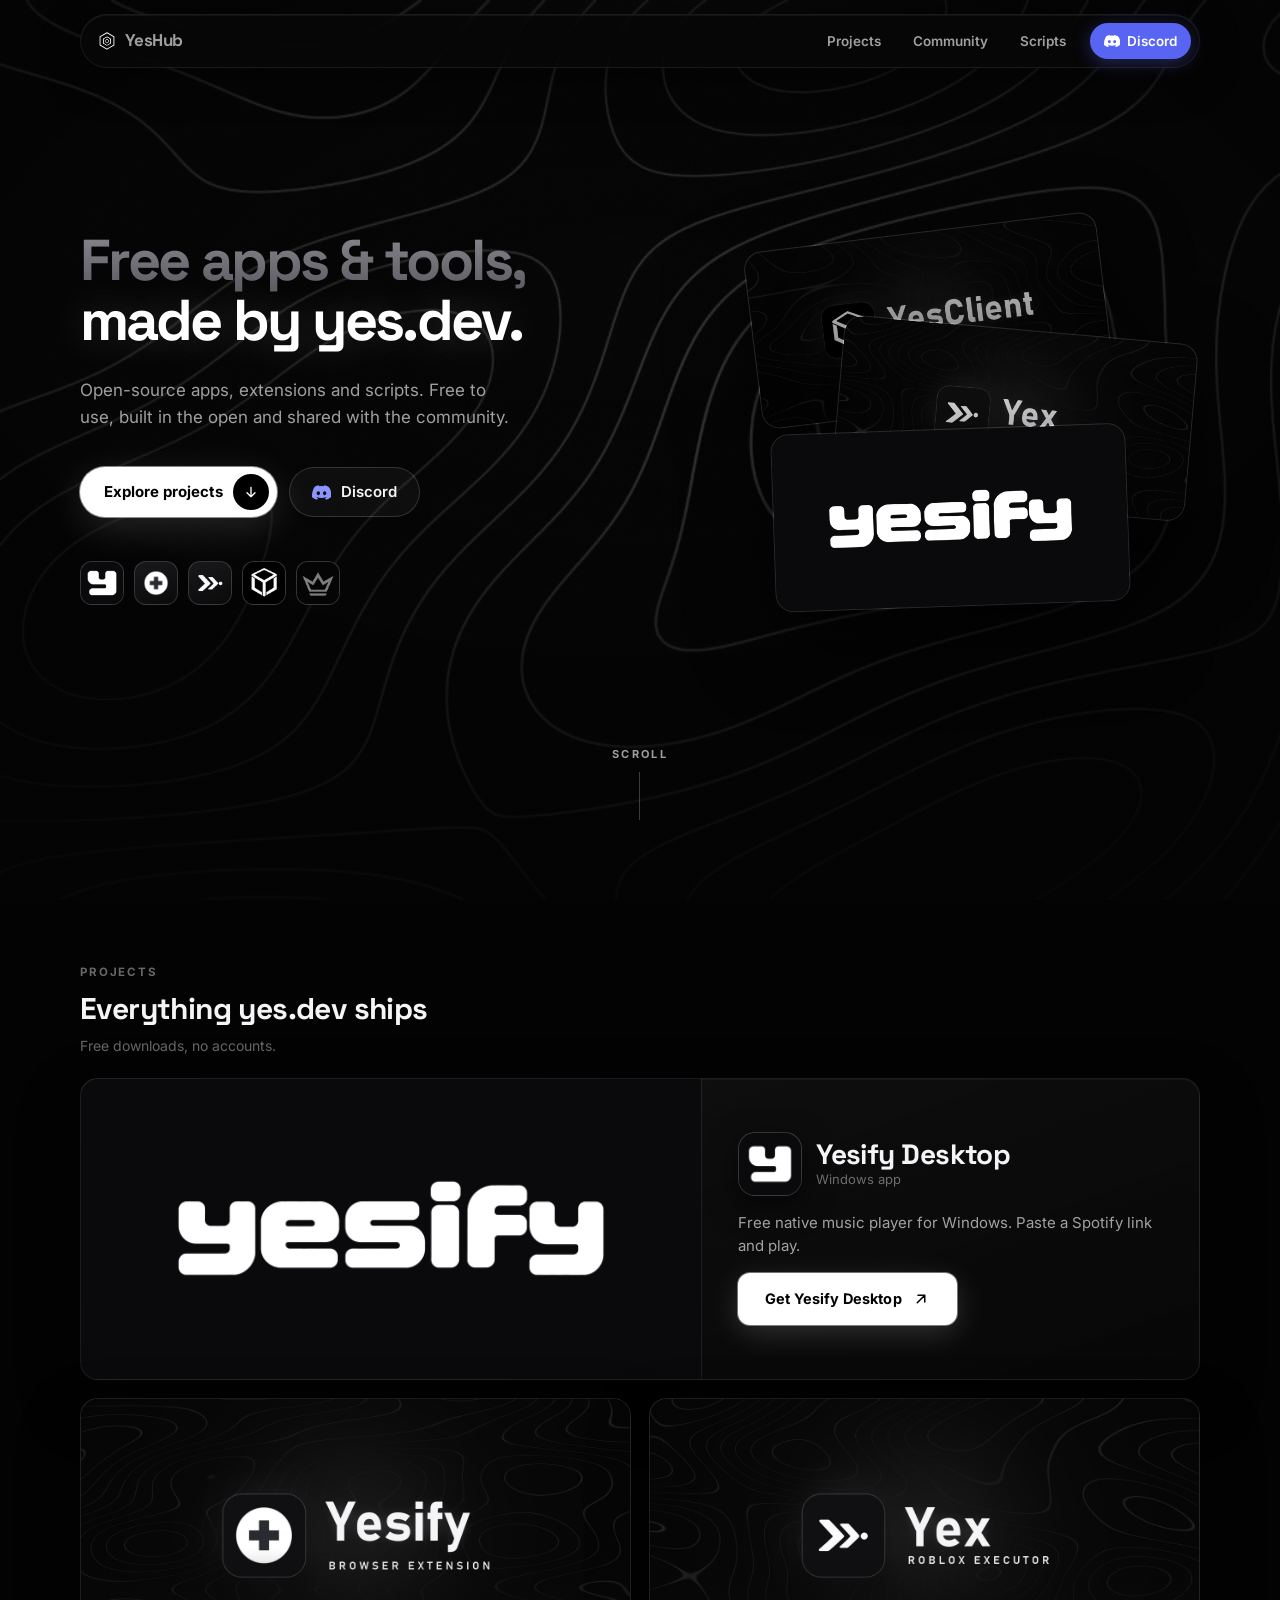
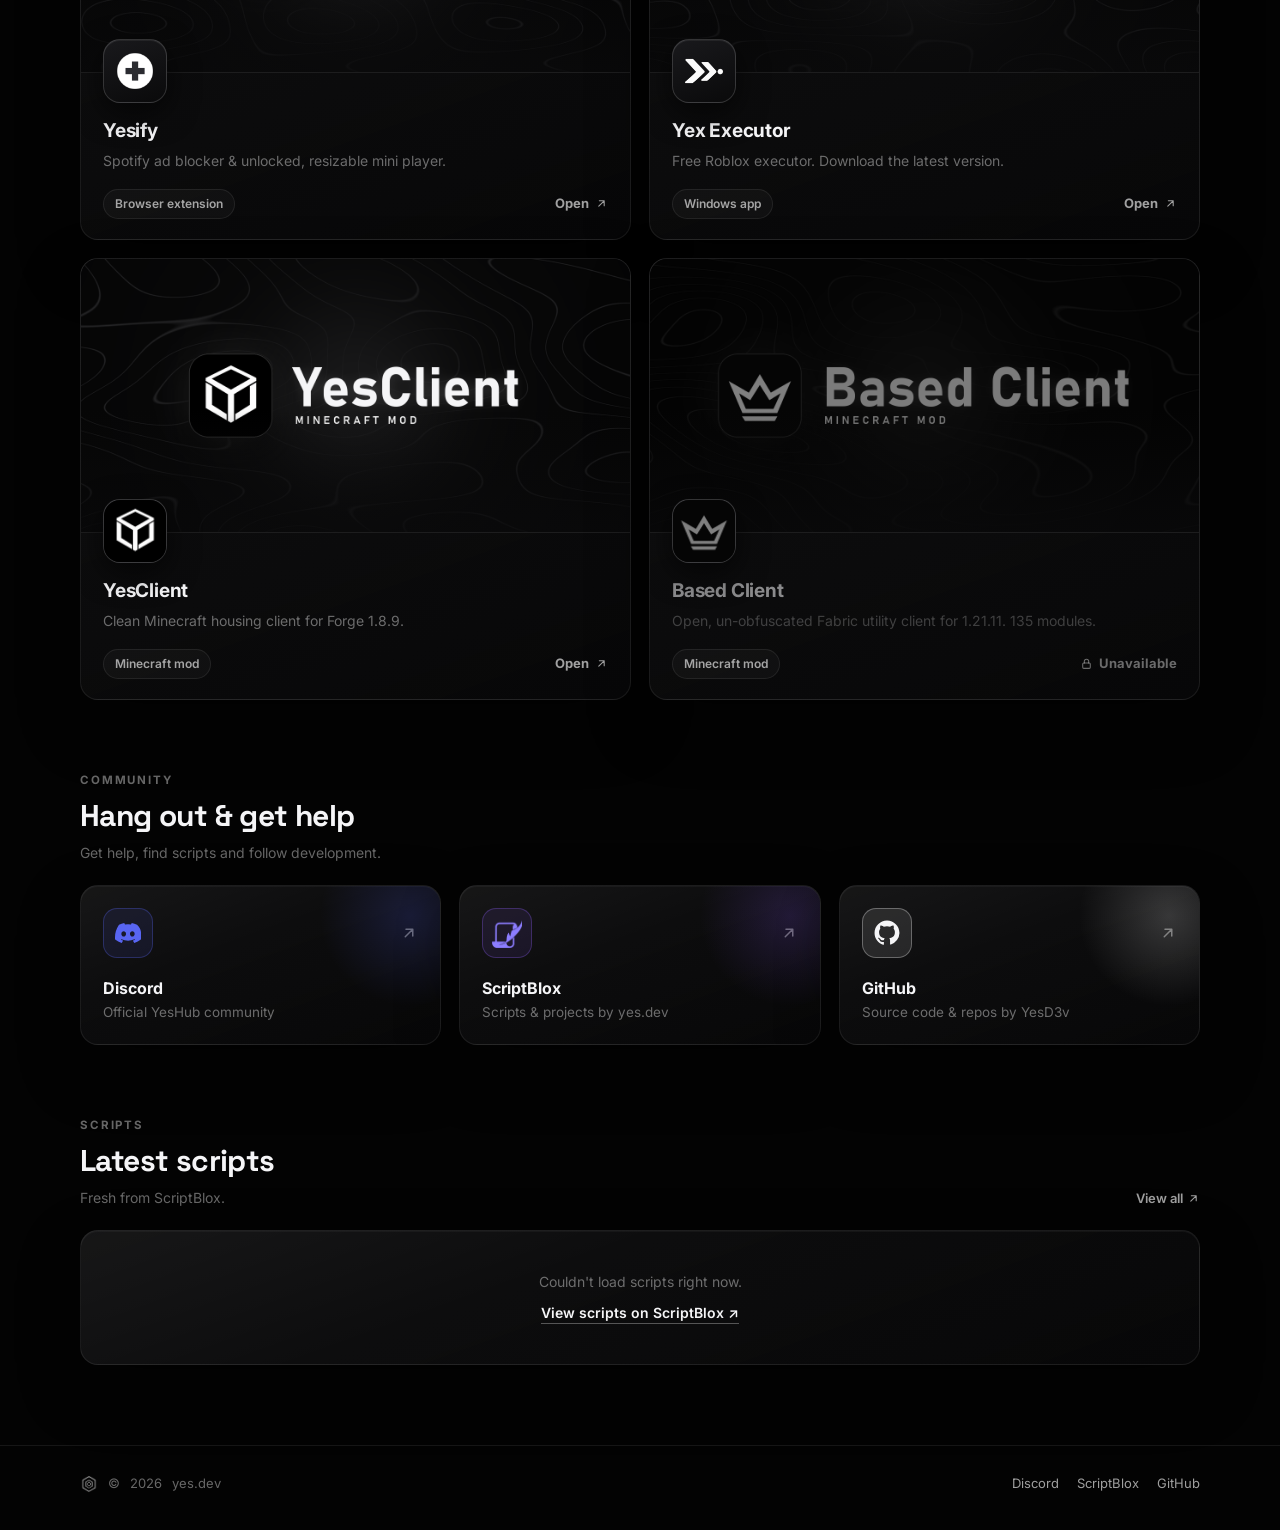
<file: index.html>
<!DOCTYPE html>
<html lang="en">
<head>
    <meta charset="UTF-8">
    <meta name="viewport" content="width=device-width, initial-scale=1.0">
    <meta name="theme-color" content="#030303">

    <title>YesHub</title>

    <link rel="icon" type="image/png" href="/assets/YesHub.png">
    <link rel="shortcut icon" type="image/png" href="/assets/YesHub.png">

    <!-- Discord / OG embed -->
    <meta property="og:type"         content="website">
    <meta property="og:url"          content="https://yesd3v.github.io">
    <meta property="og:title"        content="YesHub">
    <meta property="og:description"  content="Scripts, tools &amp; executors by yes.dev">
    <meta property="og:image"        content="https://yesd3v.github.io/assets/YesHub-Banner.png">
    <meta property="og:image:width"  content="1280">
    <meta property="og:image:height" content="640">

    <!-- Twitter card -->
    <meta name="twitter:card"        content="summary_large_image">
    <meta name="twitter:title"       content="YesHub">
    <meta name="twitter:description" content="Scripts, tools &amp; executors by yes.dev">
    <meta name="twitter:image"       content="https://yesd3v.github.io/assets/YesHub-Banner.png">

    <meta name="description" content="Scripts, tools &amp; executors by yes.dev">

    <link rel="preconnect" href="https://fonts.googleapis.com">
    <link rel="preconnect" href="https://fonts.gstatic.com" crossorigin>
    <link rel="stylesheet" href="https://fonts.googleapis.com/css2?family=Inter:wght@400;500;600;700;800&family=Space+Grotesk:wght@500;700&family=JetBrains+Mono:wght@500&display=swap">
    <link rel="stylesheet" href="/assets/site.css">

    <style>
        /* ── Hero ────────────────────────────────────────────────── */

        .hero {
            min-height: calc(100vh - 90px);
            min-height: calc(100svh - 90px);
            display: grid;
            grid-template-columns: 1.15fr .85fr;
            align-items: center;
            grid-template-rows: 1fr auto;
            gap: 24px 48px;
            padding: 40px 0 72px;
        }

        .hero-copy { user-select: none; }

        .hero h1 {
            font-family: var(--font-display);
            font-size: clamp(2.4rem, 4.5vw, 3.9rem);
            line-height: 1.04;
            font-weight: 700;
            letter-spacing: -.045em;
        }

        .hero h1 .line { display: block; white-space: nowrap; }

        .hero h1 .dim {
            padding-bottom: .06em;
            background:
                linear-gradient(110deg, transparent 38%, rgba(255,255,255,.9) 50%, transparent 62%),
                linear-gradient(180deg, #8d8d93 0%, #4a4a50 120%);
            background-size: 250% 100%, 100% 100%;
            background-repeat: no-repeat;
            background-position: 150% 0, 0 0;
            -webkit-background-clip: text;
            background-clip: text;
            color: transparent;
            animation: shine 7s var(--ease) 1.4s infinite;
        }

        .hero h1 .bright {
            color: #fff;
            text-shadow: 0 0 40px rgba(255,255,255,.18);
        }

        @keyframes shine {
            0%      { background-position: 150% 0, 0 0; }
            35%,
            100%    { background-position: -50% 0, 0 0; }
        }

        .hero-lede {
            margin-top: 26px;
            max-width: 430px;
            font-size: 17px;
            line-height: 1.6;
            color: var(--text-2);
        }

        .hero-actions {
            margin-top: 36px;
            display: flex;
            flex-wrap: wrap;
            align-items: center;
            gap: 12px;
        }

        .cta {
            display: inline-flex;
            align-items: center;
            gap: 10px;
            height: 50px;
            padding: 0 8px 0 24px;
            font-size: 15px;
            font-weight: 700;
            color: #000;
            text-decoration: none;
            background: #fff;
            border-radius: 999px;
            box-shadow: 0 0 0 1px rgba(255,255,255,.5), 0 10px 40px rgba(255,255,255,.14);
            transition: box-shadow .3s ease, transform .3s var(--ease);
        }

        .cta-dot {
            width: 36px;
            height: 36px;
            display: grid;
            place-items: center;
            border-radius: 50%;
            background: #000;
            color: #fff;
            font-size: 16px;
            transition: transform .3s var(--ease);
        }

        .cta:hover {
            transform: translateY(-2px);
            box-shadow: 0 0 0 1px rgba(255,255,255,.6), 0 14px 50px rgba(255,255,255,.24);
        }

        .cta:hover .cta-dot { transform: translateY(2px); }

        .cta-ghost {
            display: inline-flex;
            align-items: center;
            gap: 10px;
            height: 50px;
            padding: 0 22px;
            font-size: 15px;
            font-weight: 600;
            color: var(--text);
            text-decoration: none;
            border-radius: 999px;
            background: rgba(255,255,255,.04);
            border: 1px solid var(--border-strong);
            backdrop-filter: blur(10px);
            -webkit-backdrop-filter: blur(10px);
            transition: background .25s ease, border-color .25s ease, transform .3s var(--ease);
        }

        .cta-ghost .icon {
            font-size: 19px;
            color: #8b95ff;
        }

        .cta-ghost:hover {
            transform: translateY(-2px);
            background: rgba(88,101,242,.12);
            border-color: rgba(88,101,242,.55);
        }

        /* App icon dock */

        .dock {
            margin-top: 44px;
            display: flex;
            align-items: center;
            gap: 10px;
        }

        .dock-label {
            margin-right: 6px;
            font-size: 12px;
            font-weight: 600;
            color: var(--text-3);
        }

        .dock-item {
            position: relative;
            width: 44px;
            height: 44px;
            display: grid;
            place-items: center;
            border-radius: 12px;
            background: linear-gradient(160deg, #19191c, #0a0a0b);
            border: 1px solid var(--border-strong);
            transition: transform .3s var(--ease), border-color .3s ease, box-shadow .3s ease;
        }

        .dock-item img {
            width: 100%;
            height: 100%;
            object-fit: cover;
            border-radius: 11px;
        }

        .dock-item.inset img {
            width: 62%;
            height: 62%;
            object-fit: contain;
        }

        .dock-item:hover {
            transform: translateY(-4px);
            border-color: rgba(255,255,255,.4);
            box-shadow: 0 0 20px rgba(255,255,255,.12), 0 12px 26px rgba(0,0,0,.5);
        }

        .dock-item[data-tip]::after {
            content: attr(data-tip);
            position: absolute;
            left: 50%;
            bottom: calc(100% + 10px);
            translate: -50% 4px;
            padding: 4px 10px;
            font-size: 11.5px;
            font-weight: 600;
            white-space: nowrap;
            color: var(--text);
            background: #111113;
            border: 1px solid var(--border-strong);
            border-radius: 8px;
            opacity: 0;
            pointer-events: none;
            transition: opacity .2s ease, translate .2s var(--ease);
        }

        .dock-item:hover::after { opacity: 1; translate: -50% 0; }

        .dock-item.off img { filter: grayscale(1) brightness(.5); }

        /* Fanned banner stack */

        .hero-art {
            position: relative;
            aspect-ratio: 1 / .92;
            perspective: 1400px;
        }

        .hero-art::before {
            content: "";
            position: absolute;
            inset: 10% 5%;
            background: radial-gradient(closest-side, rgba(255,255,255,.12), transparent);
            filter: blur(20px);
            pointer-events: none;
        }

        .stack-card {
            position: absolute;
            left: 50%;
            top: 50%;
            width: 78%;
            aspect-ratio: 2 / 1;
            border-radius: 18px;
            overflow: hidden;
            border: 1px solid rgba(255,255,255,.14);
            box-shadow: inset 0 1px rgba(255,255,255,.08), 0 30px 80px rgba(0,0,0,.7);
            transform-style: preserve-3d;
            transition: transform .7s var(--ease), border-color .3s ease, box-shadow .3s ease;
        }

        .stack-card img {
            width: 100%;
            height: 100%;
            object-fit: cover;
        }

        .stack-card.c1 { z-index: 1; transform: translate(-62%, -105%) rotate(-7deg); }
        .stack-card.c2 { z-index: 2; transform: translate(-38%, -50%) rotate(5deg); }
        .stack-card.c3 { z-index: 3; transform: translate(-56%, 6%) rotate(-2deg); }

        .stack-card.c1 img { filter: brightness(.7); }
        .stack-card.c2 img { filter: brightness(.85); }

        .hero-art:hover .stack-card.c1 { transform: translate(-70%, -118%) rotate(-10deg); }
        .hero-art:hover .stack-card.c2 { transform: translate(-30%, -50%) rotate(7deg); }
        .hero-art:hover .stack-card.c3 { transform: translate(-58%, 14%) rotate(-3deg); }

        .stack-card:hover {
            border-color: rgba(255,255,255,.4);
            box-shadow: inset 0 1px rgba(255,255,255,.1), 0 0 40px rgba(255,255,255,.1), 0 30px 80px rgba(0,0,0,.7);
        }

        .stack-card:hover img { filter: none; }

        .float {
            position: absolute;
            inset: 0;
            animation: float-y 7s ease-in-out infinite;
        }

        @keyframes float-y {
            0%, 100% { translate: 0 0; }
            50%      { translate: 0 -10px; }
        }

        .scroll-hint {
            grid-column: 1 / -1;
            justify-self: center;
            margin-top: 8px;
            display: flex;
            flex-direction: column;
            align-items: center;
            gap: 10px;
            font-size: 11px;
            font-weight: 700;
            letter-spacing: .22em;
            text-transform: uppercase;
            color: var(--text-2);
            text-decoration: none;
            transition: color .25s ease;
        }

        .scroll-hint:hover { color: var(--text); }

        .scroll-line {
            position: relative;
            width: 1px;
            height: 48px;
            overflow: hidden;
            background: rgba(255,255,255,.22);
        }

        .scroll-line::after {
            content: "";
            position: absolute;
            left: 0;
            top: -40%;
            width: 1px;
            height: 40%;
            background: linear-gradient(to bottom, transparent, #fff);
            box-shadow: 0 0 8px rgba(255,255,255,.8);
            animation: scroll-drop 2s var(--ease) infinite;
        }

        @keyframes scroll-drop {
            0%   { top: -40%; }
            100% { top: 100%; }
        }

        /* ── Sections ────────────────────────────────────────────── */

        .home-section {
            margin-top: 72px;
            scroll-margin-top: 90px;
        }

        .section-head {
            display: flex;
            align-items: flex-end;
            justify-content: space-between;
            gap: 16px;
            margin-bottom: 22px;
        }

        .eyebrow {
            font-size: 11.5px;
            font-weight: 700;
            letter-spacing: .16em;
            text-transform: uppercase;
            color: var(--text-3);
        }

        .section-head h2 {
            margin-top: 4px;
            font-family: var(--font-display);
            font-size: clamp(24px, 3.4vw, 30px);
            font-weight: 700;
            letter-spacing: -.02em;
        }

        .section-head p {
            margin-top: 4px;
            font-size: 14px;
            color: var(--text-3);
        }

        .section-link {
            display: inline-flex;
            align-items: center;
            gap: 4px;
            flex-shrink: 0;
            font-size: 13px;
            font-weight: 600;
            color: var(--text-2);
            text-decoration: none;
            transition: color .2s ease;
        }

        .section-link:hover { color: var(--text); }

        /* ── Featured app ────────────────────────────────────────── */

        .featured {
            display: grid;
            grid-template-columns: 1.25fr 1fr;
            overflow: hidden;
            color: var(--text);
            text-decoration: none;
            transition: border-color .3s ease, box-shadow .3s ease, transform .3s var(--ease);
        }

        .featured:hover {
            transform: translateY(-3px);
            border-color: rgba(255,255,255,.24);
            box-shadow: inset 0 1px rgba(255,255,255,.06), 0 0 40px rgba(255,255,255,.05), 0 30px 70px rgba(0,0,0,.55);
        }

        .featured-art {
            position: relative;
            min-height: 300px;
            overflow: hidden;
            border-right: 1px solid var(--border);
        }

        .featured-art img {
            position: absolute;
            inset: 0;
            width: 100%;
            height: 100%;
            object-fit: cover;
            transition: transform .8s var(--ease);
        }

        .featured:hover .featured-art img { transform: scale(1.04); }

        .featured-body {
            display: flex;
            flex-direction: column;
            justify-content: center;
            gap: 16px;
            padding: 36px;
        }

        .featured-title {
            display: flex;
            align-items: center;
            gap: 14px;
        }

        .featured-title h3 {
            font-family: var(--font-display);
            font-size: 28px;
            font-weight: 700;
            letter-spacing: -.02em;
            line-height: 1.1;
        }

        .featured-title span {
            display: block;
            font-size: 13px;
            color: var(--text-3);
        }

        .featured-body p {
            font-size: 15px;
            color: var(--text-2);
        }

        .featured-body .btn { align-self: flex-start; }

        /* ── App icon tile (shared by cards) ─────────────────────── */

        .app-icon {
            width: 64px;
            height: 64px;
            flex-shrink: 0;
            border-radius: 17px;
            overflow: hidden;
            display: grid;
            place-items: center;
            background: linear-gradient(160deg, #19191c, #0a0a0b);
            border: 1px solid var(--border-strong);
            box-shadow: 0 10px 30px rgba(0,0,0,.6), inset 0 1px rgba(255,255,255,.06);
        }

        .app-icon img {
            width: 100%;
            height: 100%;
            object-fit: cover;
        }

        .app-icon.inset img {
            width: 64%;
            height: 64%;
            object-fit: contain;
        }

        /* ── App cards ───────────────────────────────────────────── */

        .apps {
            margin-top: 18px;
            display: grid;
            grid-template-columns: repeat(2, minmax(0, 1fr));
            gap: 18px;
        }

        .app-card {
            display: flex;
            flex-direction: column;
            overflow: hidden;
            color: var(--text);
            text-decoration: none;
            transition: transform .3s var(--ease), border-color .3s ease, box-shadow .3s ease;
        }

        .app-card::before {
            content: "";
            position: absolute;
            inset: 0;
            z-index: 2;
            border-radius: inherit;
            background: radial-gradient(420px circle at var(--mx, 50%) var(--my, 0%), rgba(255,255,255,.06), transparent 45%);
            opacity: 0;
            transition: opacity .3s ease;
            pointer-events: none;
        }

        a.app-card:hover {
            transform: translateY(-4px);
            border-color: rgba(255,255,255,.24);
            box-shadow: inset 0 1px rgba(255,255,255,.06), 0 0 30px rgba(255,255,255,.05), 0 30px 70px rgba(0,0,0,.55);
        }

        a.app-card:hover::before { opacity: 1; }

        .app-banner {
            position: relative;
            aspect-ratio: 2 / 1;
            overflow: hidden;
            border-bottom: 1px solid var(--border);
            background: #0a0a0b;
        }

        .app-banner img {
            width: 100%;
            height: 100%;
            object-fit: cover;
            transition: transform .8s var(--ease);
        }

        a.app-card:hover .app-banner img { transform: scale(1.05); }

        .app-banner::after {
            content: "";
            position: absolute;
            inset: 0;
            background: linear-gradient(to top, rgba(10,10,11,.75), transparent 45%);
        }

        .app-body {
            position: relative;
            flex: 1;
            display: flex;
            flex-direction: column;
            padding: 0 22px 20px;
        }

        .app-body .app-icon {
            margin-top: -34px;
            position: relative;
            z-index: 1;
        }

        .app-body h3 {
            margin-top: 14px;
            font-size: 19px;
            font-weight: 700;
            letter-spacing: -.01em;
        }

        .app-body p {
            margin-top: 4px;
            flex: 1;
            font-size: 14px;
            color: var(--text-3);
        }

        .app-foot {
            margin-top: 18px;
            display: flex;
            align-items: center;
            gap: 8px;
        }

        .app-cta {
            margin-left: auto;
            display: inline-flex;
            align-items: center;
            gap: 6px;
            font-size: 13px;
            font-weight: 700;
            color: var(--text-2);
            transition: color .2s ease;
        }

        .app-cta .icon { transition: transform .3s var(--ease); }

        a.app-card:hover .app-cta { color: var(--text); }
        a.app-card:hover .app-cta .icon { transform: translate(3px, -3px); }

        /* Unavailable project: no link, dimmed, labelled */

        .app-card.is-off { cursor: not-allowed; }

        .app-card.is-off .app-banner img,
        .app-card.is-off .app-icon img { filter: grayscale(1) brightness(.5); }

        .app-card.is-off h3,
        .app-card.is-off p { opacity: .55; }

        .app-card.is-off .app-cta { color: var(--text-3); }

        /* ── Community cards ─────────────────────────────────────── */

        .community {
            display: grid;
            grid-template-columns: repeat(3, minmax(0, 1fr));
            gap: 18px;
        }

        .community-card {
            --c: 255,255,255;
            display: flex;
            flex-direction: column;
            gap: 18px;
            padding: 22px;
            overflow: hidden;
            color: var(--text);
            text-decoration: none;
            transition: transform .3s var(--ease), border-color .3s ease, box-shadow .3s ease, background .3s ease;
        }

        .community-card::after {
            content: "";
            position: absolute;
            top: -60px;
            right: -60px;
            width: 180px;
            height: 180px;
            border-radius: 50%;
            background: radial-gradient(closest-side, rgba(var(--c), .18), transparent);
            pointer-events: none;
        }

        .community-card:hover {
            transform: translateY(-3px);
            border-color: rgba(var(--c), .55);
            box-shadow: inset 0 1px rgba(255,255,255,.05), 0 0 26px rgba(var(--c), .12), 0 26px 60px rgba(0,0,0,.5);
        }

        .community-card.discord    { --c: 88,101,242; }
        .community-card.scriptblox { --c: 139,92,246; }

        .community-top {
            display: flex;
            align-items: center;
            justify-content: space-between;
        }

        .community-icon {
            width: 50px;
            height: 50px;
            display: grid;
            place-items: center;
            border-radius: 14px;
            background: rgba(var(--c), .1);
            border: 1px solid rgba(var(--c), .3);
            font-size: 26px;
        }

        .discord .community-icon { color: var(--discord); }

        .community-icon img {
            width: 30px;
            height: 30px;
            object-fit: contain;
        }

        .community-title {
            font-size: 16px;
            font-weight: 700;
        }

        .community-subtitle {
            margin-top: 2px;
            font-size: 13.5px;
            color: var(--text-3);
        }

        .card-arrow {
            font-size: 18px;
            color: var(--text-3);
            transition: transform .3s var(--ease), color .3s ease;
        }

        .community-card:hover .card-arrow {
            color: var(--text);
            transform: translate(3px, -3px);
        }

        /* ── ScriptBlox scripts ──────────────────────────────────── */

        .scripts-grid {
            display: grid;
            grid-template-columns: repeat(3, minmax(0, 1fr));
            gap: 18px;
        }

        .scripts-status {
            grid-column: 1 / -1;
            display: flex;
            flex-direction: column;
            align-items: center;
            gap: 10px;
            padding: 40px 20px;
            text-align: center;
            font-size: 14px;
            color: var(--text-3);
        }

        .scripts-status a {
            color: var(--text);
            font-weight: 600;
            text-decoration: none;
            border-bottom: 1px solid rgba(255,255,255,.3);
        }

        .scripts-status a:hover { border-color: rgba(255,255,255,.7); }

        .script-card {
            display: flex;
            flex-direction: column;
            overflow: hidden;
            color: var(--text);
            text-decoration: none;
            transition: transform .3s var(--ease), border-color .3s ease, box-shadow .3s ease;
        }

        .script-card:hover {
            transform: translateY(-4px);
            border-color: rgba(139,92,246,.5);
            box-shadow: inset 0 1px rgba(255,255,255,.05), 0 0 26px rgba(139,92,246,.14), 0 30px 70px rgba(0,0,0,.55);
        }

        .script-thumb {
            position: relative;
            aspect-ratio: 16 / 9;
            background: linear-gradient(145deg, #111, #060606);
            border-bottom: 1px solid var(--border);
            overflow: hidden;
        }

        .script-thumb img {
            width: 100%;
            height: 100%;
            object-fit: cover;
            transition: transform .5s var(--ease);
        }

        .script-card:hover .script-thumb img { transform: scale(1.05); }

        .script-thumb::after {
            content: "";
            position: absolute;
            inset: 0;
            background: linear-gradient(to top, rgba(0,0,0,.45), transparent 50%);
        }

        .script-views {
            position: absolute;
            right: 10px;
            bottom: 10px;
            z-index: 1;
            display: inline-flex;
            align-items: center;
            gap: 5px;
            padding: 4px 9px;
            font-size: 11.5px;
            font-weight: 700;
            border-radius: 999px;
            background: rgba(0,0,0,.6);
            backdrop-filter: blur(6px);
            -webkit-backdrop-filter: blur(6px);
            border: 1px solid rgba(255,255,255,.12);
        }

        .script-body {
            flex: 1;
            display: flex;
            flex-direction: column;
            gap: 4px;
            padding: 16px 18px 18px;
        }

        .script-title {
            font-size: 15px;
            font-weight: 700;
            line-height: 1.35;
            overflow: hidden;
            display: -webkit-box;
            -webkit-line-clamp: 2;
            -webkit-box-orient: vertical;
        }

        .script-game {
            font-size: 13px;
            color: var(--text-2);
        }

        .script-foot {
            margin-top: auto;
            padding-top: 10px;
            display: flex;
            flex-wrap: wrap;
            align-items: center;
            gap: 6px;
        }

        .script-time {
            margin-right: auto;
            font-size: 12px;
            color: var(--text-3);
        }

        .script-badge {
            padding: 3px 8px;
            border-radius: 999px;
            background: rgba(139,92,246,.12);
            border: 1px solid rgba(139,92,246,.3);
            color: #c4b5fd;
            font-size: 10.5px;
            font-weight: 700;
        }

        .script-badge.patched {
            background: rgba(239,68,68,.12);
            border-color: rgba(239,68,68,.35);
            color: #fca5a5;
        }

        .skeleton .script-thumb,
        .skeleton .sk-line {
            background: linear-gradient(90deg, rgba(255,255,255,.03) 25%, rgba(255,255,255,.07) 50%, rgba(255,255,255,.03) 75%);
            background-size: 200% 100%;
            animation: shimmer 1.4s linear infinite;
        }

        .skeleton .script-thumb::after { display: none; }

        .sk-line {
            height: 12px;
            border-radius: 6px;
        }

        @keyframes shimmer {
            from { background-position: 200% 0; }
            to   { background-position: -200% 0; }
        }

        /* ── Responsive ──────────────────────────────────────────── */

        @media (max-width: 900px) {
            .hero {
                min-height: 0;
                grid-template-columns: 1fr;
                grid-template-rows: none;
                padding-top: 32px;
            }

            .hero-art {
                order: -1;
                width: min(100%, 520px);
                justify-self: center;
                aspect-ratio: 1 / .62;
            }

            .stack-card { width: 70%; }

            .stack-card.c1 { transform: translate(-66%, -82%) rotate(-7deg); }
            .stack-card.c2 { transform: translate(-34%, -50%) rotate(5deg); }
            .stack-card.c3 { transform: translate(-56%, -14%) rotate(-2deg); }

            .scroll-hint { display: none; }

            .featured { grid-template-columns: 1fr; }

            .featured-art {
                min-height: 0;
                aspect-ratio: 2 / 1;
                border-right: none;
                border-bottom: 1px solid var(--border);
            }

            .featured-body { padding: 26px; }

            .community { grid-template-columns: 1fr; }

            .community-card {
                flex-direction: row-reverse;
                align-items: center;
                justify-content: flex-end;
                padding: 18px 20px;
            }

            .community-top { display: contents; }

            .community-card .card-arrow { margin-left: auto; order: -1; }

            .scripts-grid { grid-template-columns: repeat(2, minmax(0, 1fr)); }
        }

        @media (max-width: 680px) {
            .apps { grid-template-columns: 1fr; }
        }

        @media (max-width: 600px) {
            .hero { padding: 24px 0 48px; }

            .hero h1 { font-size: clamp(2.2rem, 10.5vw, 2.9rem); }

            .hero h1 .line { white-space: normal; }

            .hero-lede { font-size: 15.5px; }

            .cta, .cta-ghost { flex: 1 1 auto; justify-content: center; }

            .dock { gap: 8px; }

            .dock-item { width: 42px; height: 42px; }

            .home-section { margin-top: 52px; }

            .featured-title h3 { font-size: 24px; }

            .featured-body .btn { align-self: stretch; }

            .scripts-grid {
                grid-template-columns: 1fr;
                gap: 14px;
            }

            .script-card { flex-direction: row; }

            .script-thumb {
                width: 120px;
                min-width: 120px;
                aspect-ratio: auto;
                border-bottom: none;
                border-right: 1px solid var(--border);
            }

            .script-views { display: none; }

            .script-body { padding: 12px 14px; }

            .script-title { font-size: 14px; }
        }

        @media (max-width: 380px) {
            .script-thumb {
                width: 92px;
                min-width: 92px;
            }
        }
    </style>
</head>

<body>

    <div class="bg" aria-hidden="true">
        <video class="bg-video" autoplay muted loop playsinline preload="auto" poster="/assets/topography-poster.jpg">
            <source src="/assets/topography-loop.mp4" type="video/mp4">
        </video>
        <div class="bg-noise"></div>
    </div>

    <div id="custom-scrollbar" aria-hidden="true">
        <div id="custom-scrollbar-thumb"></div>
    </div>

    <!-- Icon sprite -->
    <svg width="0" height="0" style="position:absolute" aria-hidden="true">
        <symbol id="i-discord" viewBox="0 0 24 24"><path d="M20.317 4.37a19.791 19.791 0 0 0-4.885-1.515.074.074 0 0 0-.079.037c-.211.375-.444.864-.608 1.25a18.27 18.27 0 0 0-5.487 0 12.64 12.64 0 0 0-.617-1.25.077.077 0 0 0-.079-.037A19.736 19.736 0 0 0 3.677 4.37a.07.07 0 0 0-.032.027C.533 9.046-.32 13.58.099 18.057a.082.082 0 0 0 .031.057 19.95 19.95 0 0 0 5.993 3.03.078.078 0 0 0 .084-.027c.461-.63.873-1.295 1.226-1.994a.076.076 0 0 0-.041-.106 13.17 13.17 0 0 1-1.872-.892.077.077 0 0 1-.008-.128c.126-.094.252-.192.372-.291a.074.074 0 0 1 .077-.01c3.928 1.794 8.18 1.794 12.061 0a.074.074 0 0 1 .078.009c.12.099.246.198.373.292a.077.077 0 0 1-.006.127c-.598.345-1.22.64-1.873.893a.077.077 0 0 0-.04.107c.36.698.771 1.362 1.225 1.993a.076.076 0 0 0 .084.028 19.91 19.91 0 0 0 6.002-3.03.077.077 0 0 0 .032-.054c.5-5.177.838-9.674-3.549-13.66a.061.061 0 0 0-.032-.029ZM8.02 15.33c-1.183 0-2.157-1.086-2.157-2.419 0-1.333.956-2.42 2.157-2.42 1.21 0 2.166 1.097 2.157 2.42 0 1.333-.956 2.419-2.157 2.419Zm7.974 0c-1.183 0-2.157-1.086-2.157-2.419 0-1.333.956-2.42 2.157-2.42 1.21 0 2.166 1.097 2.157 2.42 0 1.333-.956 2.419-2.157 2.419Z"/></symbol>
        <symbol id="i-github" viewBox="0 0 24 24"><path d="M12 .5C5.65.5.5 5.65.5 12c0 5.08 3.29 9.39 7.86 10.91.57.1.78-.25.78-.55v-2.16c-3.2.7-3.87-1.54-3.87-1.54-.52-1.33-1.28-1.69-1.28-1.69-1.04-.71.08-.7.08-.7 1.15.08 1.76 1.18 1.76 1.18 1.02 1.75 2.68 1.25 3.34.95.1-.74.4-1.25.73-1.54-2.55-.29-5.23-1.28-5.23-5.69 0-1.26.45-2.29 1.18-3.1-.12-.29-.51-1.47.11-3.06 0 0 .96-.31 3.15 1.18a10.9 10.9 0 0 1 5.74 0c2.19-1.49 3.15-1.18 3.15-1.18.62 1.59.23 2.77.11 3.06.73.81 1.18 1.84 1.18 3.1 0 4.42-2.69 5.39-5.25 5.68.41.35.78 1.04.78 2.1v3.11c0 .3.21.66.79.55A11.51 11.51 0 0 0 23.5 12C23.5 5.65 18.35.5 12 .5z"/></symbol>
        <symbol id="i-arrow" viewBox="0 0 24 24"><path d="M7 17 17 7M8 7h9v9" fill="none" stroke="currentColor" stroke-width="2" stroke-linecap="round" stroke-linejoin="round"/></symbol>
        <symbol id="i-eye" viewBox="0 0 24 24"><path d="M2 12s3.5-7 10-7 10 7 10 7-3.5 7-10 7S2 12 2 12Z" fill="none" stroke="currentColor" stroke-width="2"/><circle cx="12" cy="12" r="3" fill="none" stroke="currentColor" stroke-width="2"/></symbol>
        <symbol id="i-lock" viewBox="0 0 24 24"><rect x="5" y="11" width="14" height="10" rx="2" fill="none" stroke="currentColor" stroke-width="2"/><path d="M8 11V8a4 4 0 0 1 8 0v3" fill="none" stroke="currentColor" stroke-width="2" stroke-linecap="round"/></symbol>
    </svg>

    <!-- Top navigation -->
    <header class="topbar">
        <div class="wrap">
            <a class="wordmark" href="/"><img src="/assets/YesHub.png" alt="">YesHub</a>
            <nav class="nav-links">
                <a href="#projects">Projects</a>
                <a href="#community">Community</a>
                <a href="#scripts">Scripts</a>
                <a class="nav-cta" href="https://discord.gg/P2DFbPX3Qh" target="_blank" rel="noopener noreferrer">
                    <svg class="icon icon-fill"><use href="#i-discord"/></svg>
                    Discord
                </a>
            </nav>
        </div>
    </header>

    <main class="wrap" style="flex:1">

        <!-- Hero -->
        <section class="hero">
            <div class="hero-copy">
                <h1>
                    <span class="line reveal" style="--i:0"><span class="dim">Free apps &amp; tools,</span></span>
                    <span class="line reveal" style="--i:1"><span class="bright">made by yes.dev.</span></span>
                </h1>

                <p class="hero-lede reveal" style="--i:2">Open-source apps, extensions and scripts. Free to use, built in the open and shared with the community.</p>

                <div class="hero-actions reveal" style="--i:3">
                    <a class="cta" href="#projects">
                        Explore projects
                        <span class="cta-dot"><svg class="icon icon-stroke" viewBox="0 0 24 24"><path d="M12 5v14m0 0-6-6m6 6 6-6"/></svg></span>
                    </a>
                    <a class="cta-ghost" href="https://discord.gg/P2DFbPX3Qh" target="_blank" rel="noopener noreferrer">
                        <svg class="icon icon-fill"><use href="#i-discord"/></svg>
                        Discord
                    </a>
                </div>

                <nav class="dock reveal" style="--i:4" aria-label="Apps">
                    <a class="dock-item" href="/yesify-desktop" data-tip="Yesify Desktop"><img src="/assets/Yesify-Desktop.png" alt="Yesify Desktop"></a>
                    <a class="dock-item inset" href="/yesify" data-tip="Yesify"><img src="/assets/Yesify.png" alt="Yesify"></a>
                    <a class="dock-item inset" href="/yex" data-tip="Yex Executor"><img src="/assets/Yex.png" alt="Yex Executor"></a>
                    <a class="dock-item" href="/YesClient/" data-tip="YesClient"><img src="/assets/YesClient.png" alt="YesClient"></a>
                    <span class="dock-item off" data-tip="Based Client &middot; unavailable"><img src="/assets/Based.png" alt="Based Client (unavailable)"></span>
                </nav>
            </div>

            <div class="hero-art reveal" style="--i:2" aria-hidden="true">
                <div class="float">
                    <a class="stack-card c1" href="/YesClient/" tabindex="-1"><img src="/assets/YesClient-Banner.png" alt=""></a>
                    <a class="stack-card c2" href="/yex" tabindex="-1"><img src="/assets/Yex-Banner.png" alt=""></a>
                    <a class="stack-card c3" href="/yesify-desktop" tabindex="-1"><img src="/assets/Yesify-Banner.png" alt=""></a>
                </div>
            </div>

            <a class="scroll-hint" href="#projects">Scroll<span class="scroll-line"></span></a>
        </section>

        <!-- Projects -->
        <section class="home-section" id="projects">
            <div class="section-head reveal" style="--i:5">
                <div>
                    <div class="eyebrow">Projects</div>
                    <h2>Everything yes.dev ships</h2>
                    <p>Free downloads, no accounts.</p>
                </div>
            </div>

            <!-- Featured -->
            <a class="panel featured reveal" style="--i:6" href="/yesify-desktop">
                <div class="featured-art">
                    <img src="/assets/Yesify-Banner.png" alt="Yesify Desktop">
                </div>
                <div class="featured-body">
                    <div class="featured-title">
                        <div class="app-icon"><img src="/assets/Yesify-Desktop.png" alt=""></div>
                        <div>
                            <h3>Yesify Desktop</h3>
                            <span>Windows app</span>
                        </div>
                    </div>
                    <p>Free native music player for Windows. Paste a Spotify link and play.</p>
                    <span class="btn btn-primary">
                        Get Yesify Desktop
                        <svg class="icon"><use href="#i-arrow"/></svg>
                    </span>
                </div>
            </a>

            <div class="apps">

                <a class="panel app-card reveal" style="--i:7" href="/yesify">
                    <div class="app-banner"><img src="/assets/Yesify-Ext-Banner.png" alt="" loading="lazy"></div>
                    <div class="app-body">
                        <div class="app-icon inset"><img src="/assets/Yesify.png" alt=""></div>
                        <h3>Yesify</h3>
                        <p>Spotify ad blocker &amp; unlocked, resizable mini player.</p>
                        <div class="app-foot">
                            <span class="chip">Browser extension</span>
                            <span class="app-cta">Open <svg class="icon"><use href="#i-arrow"/></svg></span>
                        </div>
                    </div>
                </a>

                <a class="panel app-card reveal" style="--i:8" href="/yex">
                    <div class="app-banner"><img src="/assets/Yex-Banner.png" alt="" loading="lazy"></div>
                    <div class="app-body">
                        <div class="app-icon inset"><img src="/assets/Yex.png" alt=""></div>
                        <h3>Yex Executor</h3>
                        <p>Free Roblox executor. Download the latest version.</p>
                        <div class="app-foot">
                            <span class="chip">Windows app</span>
                            <span class="app-cta">Open <svg class="icon"><use href="#i-arrow"/></svg></span>
                        </div>
                    </div>
                </a>

                <a class="panel app-card reveal" style="--i:9" href="/YesClient/">
                    <div class="app-banner"><img src="/assets/YesClient-Banner.png" alt="" loading="lazy"></div>
                    <div class="app-body">
                        <div class="app-icon"><img src="/assets/YesClient.png" alt=""></div>
                        <h3>YesClient</h3>
                        <p>Clean Minecraft housing client for Forge 1.8.9.</p>
                        <div class="app-foot">
                            <span class="chip">Minecraft mod</span>
                            <span class="app-cta">Open <svg class="icon"><use href="#i-arrow"/></svg></span>
                        </div>
                    </div>
                </a>

                <!-- Based Client: unavailable, intentionally not a link -->
                <div class="panel app-card is-off reveal" style="--i:10" aria-disabled="true">
                    <div class="app-banner">
                        <img src="/assets/Based-Banner.png" alt="" loading="lazy">
                    </div>
                    <div class="app-body">
                        <div class="app-icon"><img src="/assets/Based.png" alt=""></div>
                        <h3>Based Client</h3>
                        <p>Open, un-obfuscated Fabric utility client for 1.21.11. 135 modules.</p>
                        <div class="app-foot">
                            <span class="chip">Minecraft mod</span>
                            <span class="app-cta"><svg class="icon"><use href="#i-lock"/></svg> Unavailable</span>
                        </div>
                    </div>
                </div>

            </div>
        </section>

        <!-- Community -->
        <section class="home-section" id="community">
            <div class="section-head">
                <div>
                    <div class="eyebrow">Community</div>
                    <h2>Hang out &amp; get help</h2>
                    <p>Get help, find scripts and follow development.</p>
                </div>
            </div>

            <div class="community">

                <a class="panel community-card discord" href="https://discord.gg/P2DFbPX3Qh" target="_blank" rel="noopener noreferrer">
                    <div class="community-top">
                        <div class="community-icon"><svg class="icon icon-fill"><use href="#i-discord"/></svg></div>
                        <svg class="icon card-arrow"><use href="#i-arrow"/></svg>
                    </div>
                    <div>
                        <div class="community-title">Discord</div>
                        <div class="community-subtitle">Official YesHub community</div>
                    </div>
                </a>

                <a class="panel community-card scriptblox" href="https://scriptblox.com/u/YesDev" target="_blank" rel="noopener noreferrer">
                    <div class="community-top">
                        <div class="community-icon"><img src="/assets/ScriptBlox.png" alt=""></div>
                        <svg class="icon card-arrow"><use href="#i-arrow"/></svg>
                    </div>
                    <div>
                        <div class="community-title">ScriptBlox</div>
                        <div class="community-subtitle">Scripts &amp; projects by yes.dev</div>
                    </div>
                </a>

                <a class="panel community-card" href="https://github.com/yesd3v" target="_blank" rel="noopener noreferrer">
                    <div class="community-top">
                        <div class="community-icon"><svg class="icon icon-fill"><use href="#i-github"/></svg></div>
                        <svg class="icon card-arrow"><use href="#i-arrow"/></svg>
                    </div>
                    <div>
                        <div class="community-title">GitHub</div>
                        <div class="community-subtitle">Source code &amp; repos by YesD3v</div>
                    </div>
                </a>

            </div>
        </section>

        <!-- ScriptBlox Scripts -->
        <section class="home-section" id="scripts" style="margin-bottom:80px">
            <div class="section-head">
                <div>
                    <div class="eyebrow">Scripts</div>
                    <h2>Latest scripts</h2>
                    <p>Fresh from ScriptBlox.</p>
                </div>
                <a class="section-link" href="https://scriptblox.com/u/YesDev" target="_blank" rel="noopener noreferrer">
                    View all
                    <svg class="icon"><use href="#i-arrow"/></svg>
                </a>
            </div>

            <div class="scripts-grid" id="scriptsGrid" aria-live="polite"></div>
        </section>

    </main>

    <footer class="footer">
        <div class="wrap">
            <span class="footer-brand"><img src="/assets/YesHub.png" alt="">&copy; <span id="year">2026</span> yes.dev</span>
            <nav class="footer-links">
                <a href="https://discord.gg/P2DFbPX3Qh" target="_blank" rel="noopener noreferrer">Discord</a>
                <a href="https://scriptblox.com/u/YesDev" target="_blank" rel="noopener noreferrer">ScriptBlox</a>
                <a href="https://github.com/yesd3v" target="_blank" rel="noopener noreferrer">GitHub</a>
            </nav>
        </div>
    </footer>

    <script src="/assets/site.js"></script>
    <script>
        // ── Card spotlight follows the cursor ───────────────────────
        document.querySelectorAll("a.app-card").forEach(function (card) {
            card.addEventListener("pointermove", function (e) {
                var r = card.getBoundingClientRect();
                card.style.setProperty("--mx", (e.clientX - r.left) + "px");
                card.style.setProperty("--my", (e.clientY - r.top) + "px");
            });
        });

        // ── ScriptBlox scripts ──────────────────────────────────────

        const SCRIPTBLOX_OWNER = "YesDev";
        const SCRIPTBLOX_PROFILE_URL = "https://scriptblox.com/u/YesDev";
        const SCRIPTBLOX_API_URL =
            "https://scriptblox.com/api/script/fetch?owner=" +
            encodeURIComponent(SCRIPTBLOX_OWNER) +
            "&max=20&sortBy=createdAt&order=desc";

        function formatCompactNumber(n) {
            if (typeof n !== "number" || isNaN(n)) return "0";
            return new Intl.NumberFormat("en", { notation: "compact", maximumFractionDigits: 1 }).format(n);
        }

        function timeAgo(dateStr) {
            const date = new Date(dateStr);
            if (isNaN(date.getTime())) return "";
            const seconds = Math.floor((Date.now() - date.getTime()) / 1000);
            const units = [
                ["year", 31536000], ["month", 2592000], ["week", 604800],
                ["day", 86400], ["hour", 3600], ["minute", 60],
            ];
            for (const [name, secs] of units) {
                const count = Math.floor(seconds / secs);
                if (count >= 1) return count + " " + name + (count > 1 ? "s" : "") + " ago";
            }
            return "just now";
        }

        function resolveImage(path, fallback) {
            const src = path || fallback;
            if (!src) return "";
            if (/^https?:\/\//i.test(src)) return src;
            return "https://scriptblox.com" + (src.startsWith("/") ? "" : "/") + src;
        }

        function escapeHTML(str) {
            const div = document.createElement("div");
            div.textContent = str == null ? "" : String(str);
            return div.innerHTML;
        }

        function renderSkeletons(count) {
            let html = "";
            for (let i = 0; i < count; i++) {
                html +=
                    '<div class="panel script-card skeleton" aria-hidden="true">' +
                        '<div class="script-thumb"></div>' +
                        '<div class="script-body">' +
                            '<div class="sk-line" style="width:85%"></div>' +
                            '<div class="sk-line" style="width:50%;margin-top:6px"></div>' +
                            '<div class="sk-line" style="width:35%;margin-top:14px"></div>' +
                        "</div>" +
                    "</div>";
            }
            return html;
        }

        function renderScriptCard(script) {
            const title    = escapeHTML(script.title || "Untitled script");
            const gameName = escapeHTML((script.game && script.game.name) || "Universal");
            const thumb    = escapeHTML(resolveImage(script.image, script.game && script.game.imageUrl));
            const url      = "https://scriptblox.com/script/" + encodeURIComponent(script.slug || "");
            const views    = formatCompactNumber(script.views || 0);
            const created  = script.createdAt ? timeAgo(script.createdAt) : "";

            const badges = [];
            if (script.verified)    badges.push({ label: "Verified", cls: "" });
            if (script.isUniversal) badges.push({ label: "Universal", cls: "" });
            if (script.key)         badges.push({ label: "Key System", cls: "" });
            if (script.isPatched)   badges.push({ label: "Patched", cls: "patched" });

            return (
                '<a class="panel script-card" href="' + url + '" target="_blank" rel="noopener noreferrer">' +
                    '<div class="script-thumb">' +
                        (thumb ? '<img src="' + thumb + '" alt="" loading="lazy" onerror="this.remove()">' : "") +
                        '<span class="script-views"><svg class="icon"><use href="#i-eye"/></svg>' + views + "</span>" +
                    "</div>" +
                    '<div class="script-body">' +
                        '<div class="script-title">' + title + "</div>" +
                        '<div class="script-game">' + gameName + "</div>" +
                        '<div class="script-foot">' +
                            '<span class="script-time">' + (created || views + " views") + "</span>" +
                            badges.map(b => '<span class="script-badge ' + b.cls + '">' + b.label + "</span>").join("") +
                        "</div>" +
                    "</div>" +
                "</a>"
            );
        }

        async function loadScriptBloxScripts() {
            const grid = document.getElementById("scriptsGrid");
            const controller = new AbortController();
            const timeoutId = setTimeout(() => controller.abort(), 10000);

            grid.innerHTML = renderSkeletons(6);

            try {
                const res = await fetch(SCRIPTBLOX_API_URL, { signal: controller.signal });
                clearTimeout(timeoutId);

                if (res.status === 429) throw new Error("rate-limited");
                if (!res.ok) throw new Error("http-" + res.status);

                const data = await res.json();
                if (data && data.message) throw new Error(data.message);

                const scripts = (data && data.result && data.result.scripts) || [];

                if (!scripts.length) {
                    grid.innerHTML = '<div class="panel scripts-status">No scripts found on this account yet.</div>';
                    return;
                }

                grid.innerHTML = scripts.map(renderScriptCard).join("");
            } catch (err) {
                clearTimeout(timeoutId);

                const isRateLimited = (err && err.message === "rate-limited") || /rate/i.test((err && err.message) || "");
                const isAbort = err && err.name === "AbortError";

                const message = isRateLimited || isAbort
                    ? "ScriptBlox is rate-limiting requests right now."
                    : "Couldn't load scripts right now.";

                grid.innerHTML =
                    '<div class="panel scripts-status">' + message +
                    '<a href="' + SCRIPTBLOX_PROFILE_URL + '" target="_blank" rel="noopener noreferrer">View scripts on ScriptBlox &#8599;</a>' +
                    "</div>";
            }
        }

        loadScriptBloxScripts();
    </script>

</body>
</html>
</file>
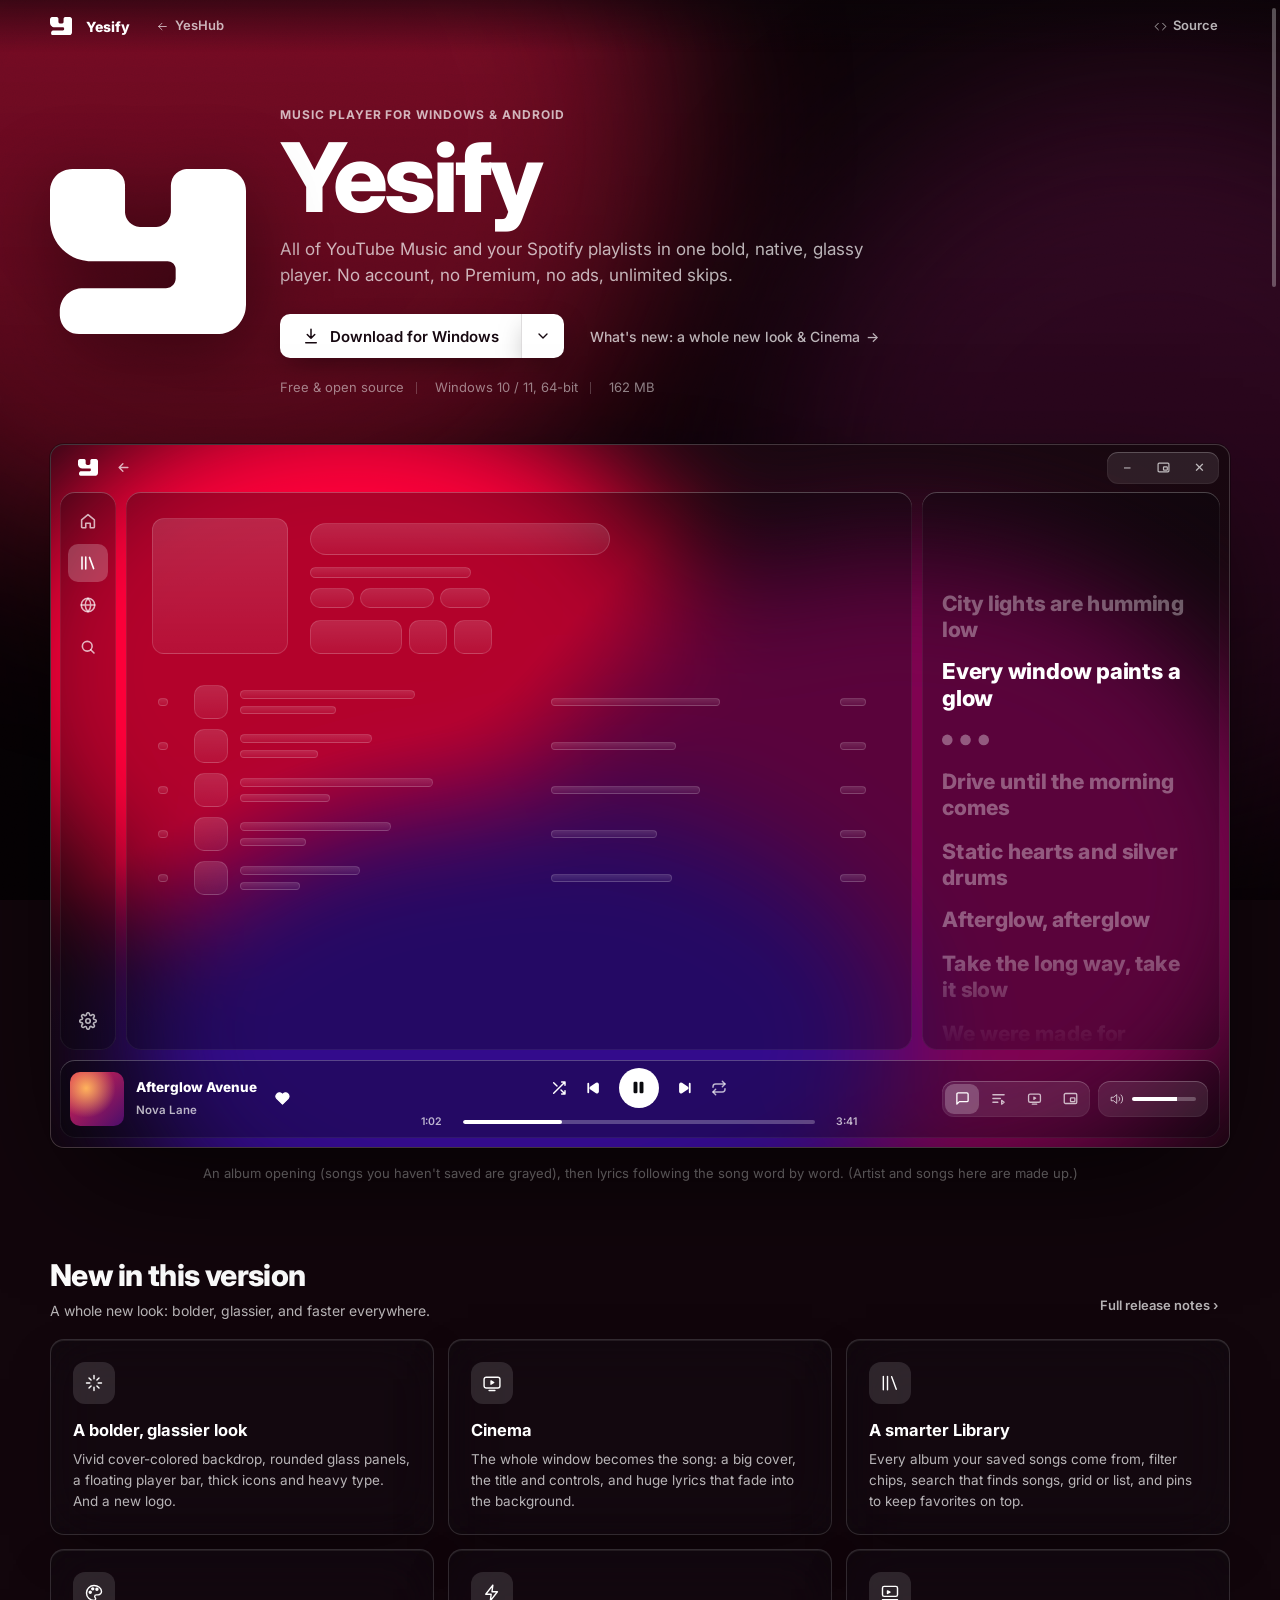
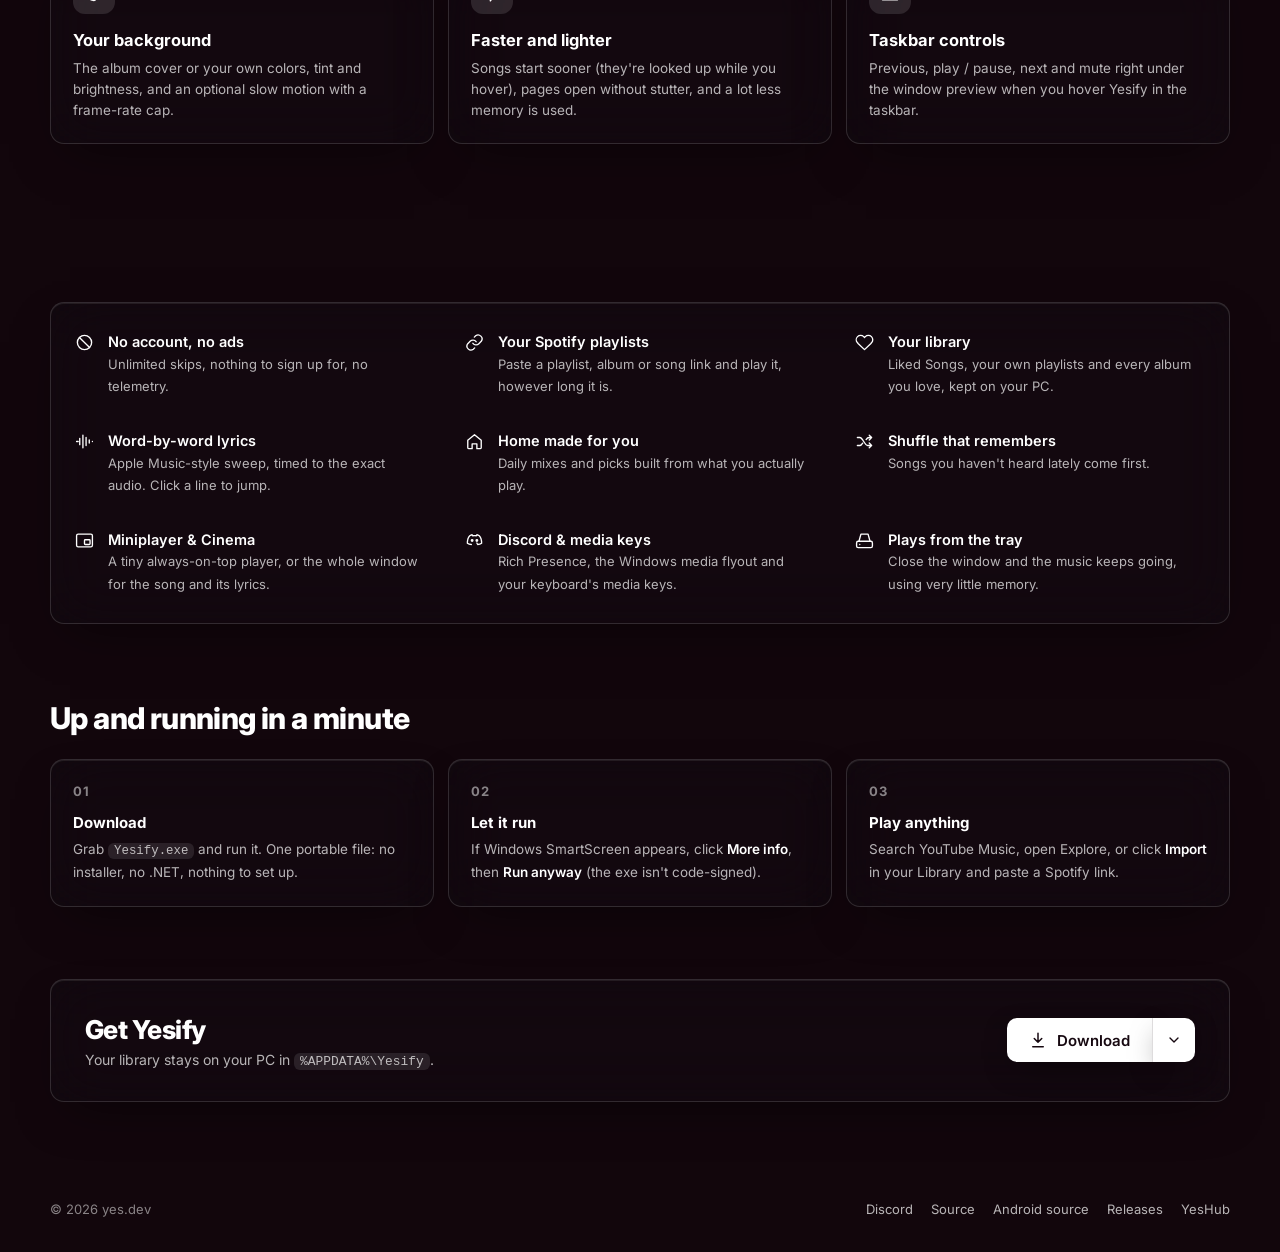
<file: yesify-desktop/index.html>
<!DOCTYPE html>
<html lang="en">
<head>
    <meta charset="UTF-8">
    <meta name="viewport" content="width=device-width, initial-scale=1.0">
    <meta name="theme-color" content="#ffffff">

    <title>Yesify Desktop - Free Native Music Player for Windows</title>

    <link rel="icon" type="image/png" href="/assets/Yesify-Desktop-Icon.png">
    <link rel="shortcut icon" type="image/png" href="/assets/Yesify-Desktop-Icon.png">
    <link rel="apple-touch-icon" href="/assets/Yesify-Desktop-Icon.png">

    <!-- Link previews. Discord: the banner, from oembed.json (Discord only uses an oEmbed thumbnail when the
         page has no og:image / twitter:image, and other apps don't read oEmbed). Everyone else: the logo PNG,
         from image_src / itemprop image and the icons above. -->
    <link rel="alternate" type="application/json+oembed" href="https://yesd3v.github.io/yesify-desktop/oembed.json" title="Yesify Desktop">
    <link rel="image_src" href="https://yesd3v.github.io/assets/Yesify-Desktop-Icon.png">
    <meta itemprop="image"           content="https://yesd3v.github.io/assets/Yesify-Desktop-Icon.png">

    <meta name="twitter:card"        content="summary_large_image">
    <meta name="twitter:title"       content="Yesify Desktop - Free Native Music Player for Windows">
    <meta name="twitter:description" content="Download Yesify Desktop by yes.dev. All of YouTube Music and your Spotify playlists. No account, no ads, unlimited skips.">

    <meta property="og:type"        content="website">
    <meta property="og:url"         content="https://yesd3v.github.io/yesify-desktop">
    <meta property="og:site_name"   content="Yesify Desktop">
    <meta property="og:title"       content="Yesify Desktop - Free Native Music Player for Windows">
    <meta property="og:description" content="Download Yesify Desktop by yes.dev&#10;All of YouTube Music and your Spotify playlists, in a native glass player. No account, no Premium, no ads, unlimited skips.">

    <meta name="description" content="Download Yesify Desktop by yes.dev: a free, open-source, native Windows music player. Browse all of YouTube Music, play your Spotify playlists, synced lyrics. No account, no Premium, no ads, unlimited skips.">

    <link rel="preconnect" href="https://fonts.googleapis.com">
    <link rel="preconnect" href="https://fonts.gstatic.com" crossorigin>
    <link rel="stylesheet" href="https://fonts.googleapis.com/css2?family=Inter:wght@400;500;600;700;800&display=swap">

    <style>
        /* The app's own look: a blurred, vivid version of the artwork behind everything, frosted glass
           panels on top, white accents and translucent white text. */
        *, *::before, *::after { margin: 0; padding: 0; box-sizing: border-box; }

        :root {
            --text: #fff;
            --subtle: rgba(255, 255, 255, .70);
            --faint: rgba(255, 255, 255, .50);
            --glass: rgba(16, 16, 22, .35);
            --glass-strong: rgba(16, 16, 22, .55);
            --raised: rgba(255, 255, 255, .12);
            --hover: rgba(255, 255, 255, .18);
            --border: rgba(255, 255, 255, .14);
            --border-strong: rgba(255, 255, 255, .28);
            --radius: 14px;
            --ease: cubic-bezier(.2, .7, .2, 1);
            --font: "Segoe UI Variable Display", "Segoe UI Variable Text", "Segoe UI", Inter, -apple-system, BlinkMacSystemFont, Roboto, sans-serif;
            /* backdrop palette (changes like the artwork of a new song) */
            --a: #c0123a;
            --b: #5b0f3f;
            --c: #2a1260;
            color-scheme: dark;
        }

        html { scroll-behavior: smooth; overflow-y: scroll; scrollbar-width: none; -webkit-text-size-adjust: 100%; }
        html::-webkit-scrollbar { display: none; }

        body {
            min-height: 100vh;
            min-height: 100dvh;
            display: flex;
            flex-direction: column;
            background: #12060c;
            color: var(--text);
            font-family: var(--font);
            font-size: 15px;
            line-height: 1.5;
            -webkit-font-smoothing: antialiased;
            overflow-x: hidden;
        }

        [hidden] { display: none !important; }
        ::selection { background: rgba(255, 255, 255, .9); color: #000; }
        a { color: inherit; }
        img { display: block; max-width: 100%; }
        :focus-visible { outline: 2px solid rgba(255, 255, 255, .85); outline-offset: 3px; border-radius: 8px; }

        .icon { width: 1em; height: 1em; flex: none; fill: none; stroke: currentColor; stroke-width: 1.7; stroke-linecap: round; stroke-linejoin: round; }

        /* ── Backdrop: blurred colour from the "artwork", tinted and darkened like the app ───────────── */

        .backdrop { position: fixed; inset: 0; z-index: -1; overflow: hidden; pointer-events: none; background: #12060c; }
        .backdrop .blob {
            position: absolute;
            border-radius: 50%;
            filter: blur(90px);
            opacity: .85;
            transition: background 2.4s var(--ease);
            will-change: transform;
        }
        .blob.b1 { width: 70vmax; height: 70vmax; left: -18vmax; top: -24vmax; background: var(--a); animation: float1 26s var(--ease) infinite alternate; }
        .blob.b2 { width: 60vmax; height: 60vmax; right: -20vmax; top: 10vh; background: var(--b); animation: float2 30s var(--ease) infinite alternate; }
        .blob.b3 { width: 55vmax; height: 55vmax; left: 20vw; bottom: -30vmax; background: var(--c); animation: float3 34s var(--ease) infinite alternate; }
        .backdrop::after {
            /* keeps white text readable on bright artwork, like the app's overlay */
            content: "";
            position: absolute;
            inset: 0;
            background: linear-gradient(180deg, rgba(0, 0, 0, .28), rgba(0, 0, 0, .55) 60%, rgba(0, 0, 0, .72));
        }
        .noise {
            position: absolute; inset: 0; z-index: 1; opacity: .06; mix-blend-mode: overlay;
            background-image: url("data:image/svg+xml,%3Csvg xmlns='http://www.w3.org/2000/svg' width='160' height='160'%3E%3Cfilter id='n'%3E%3CfeTurbulence type='fractalNoise' baseFrequency='.9' numOctaves='2' stitchTiles='stitch'/%3E%3C/filter%3E%3Crect width='100%25' height='100%25' filter='url(%23n)'/%3E%3C/svg%3E");
        }
        @keyframes float1 { to { transform: translate3d(8vw, 6vh, 0) scale(1.08); } }
        @keyframes float2 { to { transform: translate3d(-10vw, 8vh, 0) scale(.94); } }
        @keyframes float3 { to { transform: translate3d(6vw, -10vh, 0) scale(1.1); } }

        /* ── Glass ────────────────────────────────────────────────────────────────────────────────── */

        .glass {
            background: var(--glass);
            border: 1px solid var(--border);
            border-radius: var(--radius);
            -webkit-backdrop-filter: blur(28px) saturate(140%);
            backdrop-filter: blur(28px) saturate(140%);
            box-shadow: inset 0 1px rgba(255, 255, 255, .08), 0 20px 50px -20px rgba(0, 0, 0, .55);
        }

        /* ── Custom scrollbar (shared site script) ─────────────────────────────────────────────────── */

        #custom-scrollbar { position: fixed; right: 4px; top: 8px; width: 4px; height: calc(100% - 16px); z-index: 9999; pointer-events: none; }
        #custom-scrollbar-thumb { position: absolute; left: 0; right: 0; min-height: 28px; border-radius: 999px; background: rgba(255, 255, 255, .3); opacity: 0; transition: opacity .3s ease; }
        #custom-scrollbar.scrolling #custom-scrollbar-thumb { opacity: 1; }

        /* ── Title bar (like the app's) ───────────────────────────────────────────────────────────── */

        .wrap { width: min(1180px, calc(100% - 40px)); margin-inline: auto; }

        .titlebar {
            position: sticky; top: 0; z-index: 50;
            height: 52px;
            display: flex; align-items: center;
            background: linear-gradient(180deg, rgba(10, 4, 8, .55), rgba(10, 4, 8, 0));
        }
        .titlebar .wrap { display: flex; align-items: center; gap: 14px; }
        .logo-dot {
            width: 22px; height: 22px; border-radius: 50%;
            display: grid; place-items: center;
            background: rgba(255, 255, 255, .25); border: 1px solid var(--border);
        }
        .logo-dot svg { width: 12px; height: 12px; stroke-width: 2.4; }
        .app-name { font-size: 14px; font-weight: 800; color: #fff; }
        .site-mark { width: 22px; }
        .tb-back {
            display: inline-flex; align-items: center; gap: 6px;
            padding: 6px 12px; border-radius: 8px;
            font-size: 13px; font-weight: 600; color: var(--subtle); text-decoration: none;
            transition: background .2s, color .2s;
        }
        .tb-back:hover { background: var(--raised); color: #fff; }
        .tb-spacer { flex: 1; }

        /* ── Buttons ──────────────────────────────────────────────────────────────────────────────── */

        .btn {
            display: inline-flex; align-items: center; gap: 10px;
            padding: 13px 22px; border-radius: 10px;
            font: 600 15px/1 var(--font); color: #160810; text-decoration: none;
            background: #fff;
            box-shadow: 0 10px 30px -10px rgba(0, 0, 0, .6);
            transition: background .2s, transform .15s var(--ease), box-shadow .2s;
        }
        .btn:hover { background: rgba(255, 255, 255, .88); box-shadow: 0 14px 36px -10px rgba(0, 0, 0, .7); }
        .btn:active { transform: scale(.97); }
        .btn .icon { font-size: 18px; stroke-width: 2; }

        /* Download: one button for the visitor's system, and a menu to pick the other build */
        .dl { position: relative; display: inline-flex; }
        .dl .dl-main { border-radius: 10px 0 0 10px; }
        .dl .dl-toggle {
            border: 0; border-left: 1px solid rgba(22, 8, 16, .14); border-radius: 0 10px 10px 0;
            padding: 13px 13px; cursor: pointer;
        }
        .dl .dl-toggle .icon { font-size: 16px; transition: transform .25s var(--ease); }
        .dl.open .dl-toggle .icon { transform: rotate(180deg); }
        .dl-menu {
            position: absolute; top: calc(100% + 8px); left: 0; z-index: 30; min-width: 100%; width: max-content;
            padding: 6px; border-radius: 14px; border: 1px solid var(--border);
            background: rgba(22, 16, 30, .82); backdrop-filter: blur(22px) saturate(1.4); -webkit-backdrop-filter: blur(22px) saturate(1.4);
            box-shadow: 0 22px 50px -14px rgba(0, 0, 0, .75);
            opacity: 0; transform: translateY(-6px) scale(.97); transform-origin: top left; pointer-events: none;
            transition: opacity .18s var(--ease), transform .22s var(--ease);
        }
        .dl.open .dl-menu { opacity: 1; transform: none; pointer-events: auto; }
        .cta .dl-menu { left: auto; right: 0; transform-origin: top right; }
        .dl-menu button {
            display: flex; align-items: center; gap: 12px; width: 100%; padding: 10px 12px; border: 0; border-radius: 9px;
            background: none; color: #fff; font: 600 14px/1.2 var(--font); text-align: left; cursor: pointer; transition: background .15s;
        }
        .dl-menu button:hover, .dl-menu button:focus-visible { background: var(--raised); outline: none; }
        .dl-menu button > .icon { font-size: 20px; flex: none; }
        .dl-menu button span { flex: 1; }
        .dl-menu small { display: block; margin-top: 2px; font-size: 12px; font-weight: 500; color: var(--faint); }
        .dl-menu .tick { font-size: 16px; stroke-width: 2.4; opacity: 0; transition: opacity .15s; }
        .dl-menu [aria-checked="true"] .tick { opacity: 1; }
        [data-for][hidden] { display: none !important; }

        .text-link {
            display: inline-flex; align-items: center; gap: 6px;
            font-size: 14px; font-weight: 500; color: var(--subtle); text-decoration: none;
            transition: color .2s;
        }
        .text-link:hover { color: #fff; }
        .text-link .arrow { transition: transform .2s var(--ease); }
        .text-link:hover .arrow { transform: translateX(3px); }

        /* Plain facts under the button, separated by thin dividers instead of boxed pills */
        .meta { display: flex; flex-wrap: wrap; align-items: center; row-gap: 6px; margin-top: 20px; font-size: 13px; color: var(--faint); }
        .meta > span { display: inline-flex; align-items: center; gap: 6px; }
        .meta > span:not(:first-child)::before { content: ""; width: 1px; height: 12px; background: rgba(255, 255, 255, .22); margin: 0 12px; }
        .meta strong { color: var(--subtle); font-weight: 600; }

        /* ── Hero ─────────────────────────────────────────────────────────────────────────────────── */

        .hero { padding: 54px 0 36px; display: grid; grid-template-columns: auto 1fr; gap: 34px; align-items: center; }
        .hero-art { width: 196px; height: 196px; }
        .hero-art { display: grid; place-items: center; }
        .hero-art .mark { width: 100%; height: auto; filter: drop-shadow(0 18px 40px rgba(0, 0, 0, .45)); }
        .eyebrow { font-size: 12px; font-weight: 700; letter-spacing: .08em; text-transform: uppercase; color: var(--subtle); }
        .hero h1 { font-size: clamp(54px, 9vw, 96px); line-height: .95; font-weight: 800; letter-spacing: -.035em; margin: 8px 0 14px; }
        .hero p.lead { font-size: 17px; color: var(--subtle); max-width: 620px; }
        .actions { display: flex; align-items: center; flex-wrap: wrap; gap: 14px 26px; margin-top: 26px; }

        /* ── The app, recreated (the current look: Liner-style glass) ─────────────────────────────── */

        .mark { display: block; fill: #fff; }

        .showcase { margin: 10px 0 70px; }
        .window {
            position: relative;
            border-radius: 14px; overflow: hidden;
            border: 1px solid rgba(255, 255, 255, .18);
            box-shadow: 0 50px 120px -30px rgba(0, 0, 0, .8), 0 0 0 1px rgba(0, 0, 0, .3);
            background: #1a0811;
            isolation: isolate;
            user-select: none;
        }
        .window .art-bg { position: absolute; inset: -60px; z-index: -1; filter: blur(60px) saturate(165%); opacity: 1; }
        .window .art-bg span { position: absolute; border-radius: 50%; transition: background 2.4s var(--ease); }
        .window .art-bg span:nth-child(1) { inset: 0 45% 30% 0; background: var(--a); }
        .window .art-bg span:nth-child(2) { inset: 20% 0 0 40%; background: var(--b); }
        .window .art-bg span:nth-child(3) { inset: 50% 30% -10% 10%; background: var(--c); }
        .window::before { content: ""; position: absolute; inset: 0; z-index: -1; background: linear-gradient(180deg, rgba(0, 0, 0, .08), rgba(0, 0, 0, .18) 50%, rgba(0, 0, 0, .42)); }

        /* glass slabs: dark translucent, edges lit from the top */
        .gl { background: rgba(6, 7, 12, .30); border: 1px solid transparent; border-radius: 16px;
              background-clip: padding-box; box-shadow: inset 0 1px 0 rgba(255, 255, 255, .20), inset 0 0 0 1px rgba(255, 255, 255, .06); }
        .chip { background: rgba(255, 255, 255, .09); box-shadow: inset 0 1px 0 rgba(255, 255, 255, .18), inset 0 0 0 1px rgba(255, 255, 255, .05); }

        .w-title { height: 46px; display: flex; align-items: center; padding: 0 10px 0 0; color: var(--subtle); }
        .w-title .mark { width: 20px; margin-left: 27px; }
        .w-title .back { margin-left: 18px; font-size: 15px; stroke-width: 2.2; }
        .w-title .caps { margin-left: auto; display: flex; gap: 2px; padding: 3px; border-radius: 11px; }
        .w-title .caps span { width: 34px; height: 26px; display: grid; place-items: center; border-radius: 8px; color: var(--subtle); font-size: 13px; }
        .w-title .caps .icon { stroke-width: 2.2; }

        .w-body { display: grid; grid-template-columns: 58px 1fr 300px; gap: 8px; padding: 0 8px; height: 560px; }
        .w-side, .w-main, .w-right { overflow: hidden; }
        .w-side { padding: 10px 8px; display: flex; flex-direction: column; gap: 4px; }
        .nav-i { height: 38px; border-radius: 10px; display: grid; place-items: center; color: var(--subtle); font-size: 18px; }
        .nav-i .icon { stroke-width: 2.1; }
        .nav-i.on { background: rgba(255, 255, 255, .22); color: #fff; }
        .nav-i.bottom { margin-top: auto; }

        .w-main { position: relative; }
        .page { position: absolute; inset: 0; padding: 26px 26px 0; overflow: hidden; transition: opacity .32s var(--ease), transform .42s var(--ease); }
        .page.content { opacity: 0; transform: translateY(14px); }
        .loaded .page.content { opacity: 1; transform: none; }
        .loaded .page.skeleton { opacity: 0; }

        .p-head { display: flex; gap: 22px; align-items: flex-end; }
        .p-cover { width: 136px; height: 136px; border-radius: 12px; flex: none; box-shadow: 0 12px 32px rgba(0, 0, 0, .5); }
        .p-title { font-size: 38px; font-weight: 900; letter-spacing: -.02em; line-height: 1.02; font-family: "Segoe UI Black", "Segoe UI Variable Display", Inter, sans-serif; }
        .p-sub { font-size: 14px; color: var(--subtle); margin-top: 4px; font-weight: 600; }
        .badges { display: flex; gap: 6px; margin-top: 9px; }
        .badge { display: inline-flex; align-items: center; gap: 5px; padding: 3px 9px; border-radius: 8px; font-size: 11.5px; font-weight: 600; }
        .badge .icon { font-size: 11px; color: var(--subtle); stroke-width: 2.2; }
        .p-btns { display: flex; align-items: center; gap: 7px; margin-top: 12px; }
        .p-btns .playall { display: inline-flex; align-items: center; gap: 7px; height: 34px; padding: 0 16px 0 13px; border-radius: 10px;
                           background: #fff; color: #0a0a0e; font-size: 12.5px; font-weight: 700; }
        .p-btns .playall .icon { font-size: 12px; }
        .p-btns .sq { width: 38px; height: 34px; border-radius: 10px; display: grid; place-items: center; font-size: 15px; color: #fff; }
        .p-btns .sq .icon { stroke-width: 2.2; }

        .p-label { font-size: 19px; font-weight: 800; margin: 18px 0 6px; }
        .row { display: grid; grid-template-columns: 26px 36px 1fr 0.8fr 28px 40px; align-items: center; gap: 10px; height: 44px; padding: 0 6px; border-radius: 12px; font-size: 12.5px; font-weight: 600; transition: opacity .3s; }
        .row:hover, .row.playing { background: rgba(255, 255, 255, .09); }
        .row.dim { opacity: .42; }
        .row .n { color: var(--subtle); text-align: center; }
        .row .a { width: 34px; height: 34px; border-radius: 8px; }
        .row .t b { display: block; font-weight: 700; font-size: 13px; color: #fff; }
        .row .t span { color: var(--subtle); font-size: 11.5px; }
        .row .al, .row .d { color: var(--subtle); }
        .row .d { text-align: right; }
        .row .h { color: var(--subtle); font-size: 15px; stroke-width: 2; }
        .row .h.on { color: #fff; fill: #fff; }
        .row.playing .t b, .row.playing .n { color: #fff; font-weight: 800; }
        .e { display: inline-grid; place-items: center; width: 12px; height: 12px; border-radius: 3px; background: rgba(255, 255, 255, .45); color: #120610; font-size: 8px; font-weight: 800; margin-right: 5px; vertical-align: -1px; }

        .tiles { display: flex; gap: 14px; }
        .tile { width: 110px; flex: none; }
        .tile .c { width: 110px; height: 110px; border-radius: 12px; }
        .tile b { display: block; font-size: 12px; font-weight: 700; margin-top: 7px; white-space: nowrap; overflow: hidden; text-overflow: ellipsis; }
        .tile span { font-size: 11px; color: var(--subtle); }

        /* Fictional covers (gradients), so nothing here is anyone's real artwork */
        .cv1 { background: radial-gradient(circle at 30% 30%, #ffb35c, transparent 55%), linear-gradient(135deg, #e0244f, #4a0d6b); }
        .cv2 { background: radial-gradient(circle at 70% 35%, #7ef0ff, transparent 45%), linear-gradient(160deg, #1636b8, #0b0f3a); }
        .cv3 { background: radial-gradient(circle at 50% 70%, #ffe27a, transparent 50%), linear-gradient(200deg, #0f8f6e, #062a2a); }
        .cv4 { background: radial-gradient(circle at 25% 75%, #ff7ad9, transparent 50%), linear-gradient(120deg, #2a0c45, #a3145a); }
        .cv5 { background: conic-gradient(from 200deg at 60% 40%, #f45d22, #ffcf6b, #c2185b, #f45d22); }
        .cv6 { background: radial-gradient(circle at 40% 40%, #ffffff55, transparent 40%), linear-gradient(150deg, #3b3b46, #0d0d12); }

        /* Loading skeleton: glass panes and a shine that sweeps across, like the app */
        .sk { position: relative; overflow: hidden; border-radius: 10px; border: 1px solid rgba(255, 255, 255, .14);
              background: linear-gradient(180deg, rgba(255, 255, 255, .14), rgba(255, 255, 255, .06)); }
        .sk::after {
            content: ""; position: absolute; inset: 0;
            background: linear-gradient(115deg, transparent 30%, rgba(255, 255, 255, .06) 42%, rgba(255, 255, 255, .22) 50%, rgba(255, 255, 255, .06) 58%, transparent 70%);
            transform: translateX(-120%);
            animation: shine 2.2s var(--ease) infinite;
            animation-delay: calc(var(--x, 0) * .6s);
        }
        @keyframes shine { 0% { transform: translateX(-120%); } 45%, 100% { transform: translateX(120%); } }
        .sk.line { border-radius: 99px; }

        /* Lyrics panel with the karaoke sweep */
        .w-right { display: flex; flex-direction: column; }
        .lyrics { position: relative; flex: 1; overflow: hidden; -webkit-mask-image: linear-gradient(180deg, transparent, #000 8%, #000 82%, transparent); mask-image: linear-gradient(180deg, transparent, #000 8%, #000 82%, transparent); }
        .lyrics ol { list-style: none; padding: 40px 20px 200px; transition: transform .55s cubic-bezier(.2, .8, .2, 1); }
        .lyrics li {
            font-size: 22px; font-weight: 800; line-height: 1.22; margin: 0 0 16px; letter-spacing: -.01em;
            color: rgba(255, 255, 255, .35);
            transform: scale(.96); transform-origin: left center;
            transition: transform .28s var(--ease), color .3s;
        }
        .lyrics li.past { color: rgba(255, 255, 255, .35); }
        .lyrics li.on { transform: scale(1); }
        /* The sweep lives on an inline span: an inline background is laid out as if its wrapped rows
           sat end to end, so a two-row line fills the top row first, then carries on into the second. */
        .lyrics li.on .words {
            color: transparent;
            background: linear-gradient(90deg, #fff 0 var(--p), rgba(255, 255, 255, .35) calc(var(--p) + 8%));
            -webkit-box-decoration-break: slice; box-decoration-break: slice;
            -webkit-background-clip: text; background-clip: text;
            animation: sweep var(--dur, 2.6s) linear forwards;
        }
        @property --p { syntax: "<percentage>"; inherits: false; initial-value: 0%; }
        @keyframes sweep { from { --p: -12%; } to { --p: 100%; } }
        .dots { display: flex; gap: 8px; padding: 6px 0; }
        .dots i { width: 11px; height: 11px; border-radius: 50%; background: rgba(255, 255, 255, .35); transition: background .4s, transform .4s var(--ease); }
        .lyrics li.brk.on .dots i { background: #fff; transform: translateY(-2px) scale(1.15); }
        .lyrics li.brk.on .dots i:nth-child(2) { transition-delay: .6s; }
        .lyrics li.brk.on .dots i:nth-child(3) { transition-delay: 1.2s; }

        /* Player bar: a floating glass bar */
        .w-player { height: 80px; margin: 8px; display: grid; grid-template-columns: 1fr 1.3fr 1fr; align-items: center; padding: 0 12px 0 10px; gap: 16px; border-radius: 16px; }
        .np { display: flex; align-items: center; gap: 12px; min-width: 0; }
        .np .a { width: 54px; height: 54px; border-radius: 10px; flex: none; transition: background 1s; }
        .np b { display: block; font-size: 13.5px; font-weight: 800; white-space: nowrap; overflow: hidden; text-overflow: ellipsis; }
        .np span { font-size: 11.5px; color: var(--subtle); font-weight: 600; }
        .np .h { color: #fff; fill: #fff; margin-left: 6px; font-size: 15px; }
        .transport { display: flex; flex-direction: column; align-items: center; gap: 6px; }
        .tr-btns { display: flex; align-items: center; gap: 18px; color: #fff; font-size: 16px; }
        .tr-btns .icon { stroke-width: 2.2; }
        .tr-btns .dim { color: var(--subtle); }
        .tr-btns .disc { width: 40px; height: 40px; border-radius: 50%; display: grid; place-items: center; background: #fff; color: #0a0a0e; font-size: 17px; }
        .seek { display: grid; grid-template-columns: 34px 1fr 34px; gap: 8px; align-items: center; width: 100%; font-size: 10.5px; color: var(--subtle); font-weight: 600; }
        .seek .rail { height: 4px; border-radius: 4px; background: rgba(255, 255, 255, .25); overflow: hidden; }
        .seek .fill { height: 100%; width: 0; background: #fff; border-radius: 4px; transition: width .25s linear; }
        .seek span:last-child { text-align: right; }
        .extras { display: flex; justify-content: flex-end; align-items: center; gap: 8px; }
        .seg { display: flex; gap: 2px; padding: 3px; border-radius: 12px; }
        .seg span { width: 34px; height: 30px; border-radius: 9px; display: grid; place-items: center; color: var(--subtle); font-size: 15px; }
        .seg span .icon { stroke-width: 2.1; }
        .seg span.on { background: rgba(255, 255, 255, .22); color: #fff; }
        .volp { display: flex; align-items: center; gap: 8px; height: 36px; padding: 0 12px; border-radius: 12px; color: var(--subtle); font-size: 14px; }
        .volp .vol { width: 64px; height: 4px; border-radius: 4px; background: linear-gradient(90deg, #fff 70%, rgba(255, 255, 255, .25) 70%); }

        .caption { text-align: center; color: var(--faint); font-size: 13px; margin-top: 16px; }

        /* ── Sections ─────────────────────────────────────────────────────────────────────────────── */

        section.block { margin: 0 0 72px; }
        .block-head { display: flex; align-items: flex-end; justify-content: space-between; gap: 16px; margin-bottom: 18px; }
        .block-head h2 { font-size: 30px; font-weight: 800; letter-spacing: -.02em; }
        .block-head p { color: var(--subtle); font-size: 14px; margin-top: 2px; }
        .see-all { font-size: 13px; font-weight: 600; color: var(--subtle); text-decoration: none; padding: 6px 12px; border-radius: 8px; white-space: nowrap; }
        .see-all:hover { color: #fff; background: var(--raised); }

        .cards { display: grid; grid-template-columns: repeat(3, 1fr); gap: 14px; }
        .card { padding: 22px; transition: transform .25s var(--ease), border-color .25s, background .25s; }
        .card:hover { transform: translateY(-3px); border-color: var(--border-strong); background: rgba(16, 16, 22, .45); }
        .card .ci { width: 42px; height: 42px; border-radius: 12px; display: grid; place-items: center; background: rgba(255, 255, 255, .12); font-size: 20px; margin-bottom: 14px; }
        .card h3 { font-size: 16.5px; font-weight: 700; margin-bottom: 6px; }
        .card p { font-size: 13.5px; color: var(--subtle); line-height: 1.55; }

        .features { display: grid; grid-template-columns: repeat(3, 1fr); gap: 4px 28px; padding: 14px 18px; }
        .feat { display: flex; gap: 14px; padding: 14px 6px; align-items: flex-start; }
        .feat .ci { font-size: 19px; color: #fff; margin-top: 2px; }
        .feat b { display: block; font-size: 14.5px; font-weight: 600; }
        .feat span { font-size: 13px; color: var(--subtle); }

        .steps { display: grid; grid-template-columns: repeat(3, 1fr); gap: 14px; counter-reset: step; }
        .step { padding: 22px; counter-increment: step; }
        .step::before { content: counter(step, decimal-leading-zero); display: block; font-size: 13px; font-weight: 700; letter-spacing: .06em; color: var(--faint); margin-bottom: 10px; }
        .step > b { display: block; font-size: 15px; margin-bottom: 4px; }
        .step span b { color: #fff; font-weight: 600; }
        .step span { font-size: 13.5px; color: var(--subtle); }
        code { font-family: "Cascadia Code", Consolas, ui-monospace, monospace; font-size: .92em; padding: 1px 6px; border-radius: 6px; background: rgba(255, 255, 255, .1); }

        .cta { padding: 30px 34px; display: flex; align-items: center; gap: 22px; flex-wrap: wrap; }
        .cta h2 { font-size: 26px; font-weight: 800; letter-spacing: -.02em; }
        .cta p { color: var(--subtle); font-size: 14px; }
        .cta .grow { flex: 1; min-width: 240px; }

        footer { margin-top: auto; padding: 26px 0 34px; color: var(--faint); font-size: 13px; }
        footer .wrap { display: flex; justify-content: space-between; gap: 16px; flex-wrap: wrap; }
        footer nav { display: flex; gap: 18px; }
        footer a { text-decoration: none; color: var(--subtle); }
        footer a:hover { color: #fff; }

        /* Entrances */
        .reveal { opacity: 0; transform: translateY(16px); transition: opacity .6s var(--ease), transform .7s var(--ease); transition-delay: calc(var(--i, 0) * 70ms); }
        .reveal.in { opacity: 1; transform: none; }

        /* ── Smaller screens ──────────────────────────────────────────────────────────────────────── */

        @media (max-width: 1020px) {
            .w-body { grid-template-columns: 58px 1fr; }
            .w-right { display: none; }
            .cards, .features { grid-template-columns: repeat(2, 1fr); }
        }
        @media (max-width: 760px) {
            .hero { grid-template-columns: 1fr; gap: 22px; padding-top: 30px; }
            .hero-art { width: 132px; height: 132px; }
            .w-body { grid-template-columns: 1fr; height: 470px; }
            .w-side { display: none; }
            .row { grid-template-columns: 22px 34px 1fr 38px; }
            .row .al, .row .h { display: none; }
            .w-player { grid-template-columns: minmax(0, 1fr) auto; padding: 0 12px; }
            .np .h, .tr-btns > svg:first-child, .tr-btns > svg:last-child, .p-btns .sq { display: none; }
            .tr-btns { gap: 12px; }
            .extras { display: none; }
            .w-title .mark { margin-left: 16px; }
            .badges { flex-wrap: wrap; }
            .transport .seek { display: none; }
            .p-cover { width: 96px; height: 96px; }
            .p-title { font-size: 26px; }
            .p-desc { display: none; }
            .cards, .features, .steps { grid-template-columns: 1fr; }
            .block-head { flex-direction: column; align-items: flex-start; }
        }

        @media (prefers-reduced-motion: reduce) {
            *, *::before, *::after { animation: none !important; transition: none !important; scroll-behavior: auto !important; }
            .reveal { opacity: 1; transform: none; }
            .lyrics li.on .words { color: #fff; background: none; }
        }
    </style>
</head>

<body>

    <!-- SVG icons (outline style, like the app's Segoe icons) -->
    <svg width="0" height="0" style="position:absolute" aria-hidden="true">
        <symbol id="i-check" viewBox="0 0 24 24"><path d="m5 12.5 4.5 4.5L19 7.5"/></symbol>
        <symbol id="i-back" viewBox="0 0 24 24"><path d="M19 12H5m6-6-6 6 6 6"/></symbol>
        <symbol id="i-down" viewBox="0 0 24 24"><path d="M12 3v12m0 0-5-5m5 5 5-5M5 21h14"/></symbol>
        <symbol id="i-chev" viewBox="0 0 24 24"><path d="m6 9 6 6 6-6"/></symbol>
        <symbol id="i-windows" viewBox="0 0 24 24"><path d="M3.5 5.5 10.5 4.5v7h-7zM13 4.1l7.5-1.1v8.5H13zM3.5 12.5h7v7l-7-1zM13 12.5h7.5V21L13 19.9z" fill="currentColor" stroke="none"/></symbol>
        <symbol id="i-android" viewBox="0 0 24 24"><path d="M4.5 16.5a7.5 7.5 0 0 1 15 0z" fill="currentColor" stroke="none"/><path d="m7 7.2 1.6 2.6M17 7.2l-1.6 2.6"/><circle cx="9" cy="13.3" r=".9" fill="#160810" stroke="none"/><circle cx="15" cy="13.3" r=".9" fill="#160810" stroke="none"/></symbol>
        <symbol id="i-code" viewBox="0 0 24 24"><path d="m16 18 6-6-6-6M8 6l-6 6 6 6"/></symbol>
        <symbol id="i-home" viewBox="0 0 24 24"><path d="M3.5 10.5 12 3.5l8.5 7V20a1 1 0 0 1-1 1H15v-6H9v6H4.5a1 1 0 0 1-1-1z"/></symbol>
        <symbol id="i-lib" viewBox="0 0 24 24"><path d="M4 4v16M9 4v16M14 4.5l5.5 15"/></symbol>
        <symbol id="i-globe" viewBox="0 0 24 24"><circle cx="12" cy="12" r="9"/><path d="M3 12h18M12 3c2.5 2.6 3.7 5.6 3.7 9s-1.2 6.4-3.7 9c-2.5-2.6-3.7-5.6-3.7-9S9.5 5.6 12 3Z"/></symbol>
        <symbol id="i-search" viewBox="0 0 24 24"><circle cx="11" cy="11" r="6.5"/><path d="m20 20-4.4-4.4"/></symbol>
        <symbol id="i-gear" viewBox="0 0 24 24"><circle cx="12" cy="12" r="3"/><path d="M19.4 15a1.7 1.7 0 0 0 .3 1.8l.1.1a2 2 0 1 1-2.8 2.8l-.1-.1a1.7 1.7 0 0 0-1.8-.3 1.7 1.7 0 0 0-1 1.5V21a2 2 0 1 1-4 0v-.1a1.7 1.7 0 0 0-1.1-1.5 1.7 1.7 0 0 0-1.8.3l-.1.1a2 2 0 1 1-2.8-2.8l.1-.1a1.7 1.7 0 0 0 .3-1.8 1.7 1.7 0 0 0-1.5-1H3a2 2 0 1 1 0-4h.1a1.7 1.7 0 0 0 1.5-1.1 1.7 1.7 0 0 0-.3-1.8l-.1-.1a2 2 0 1 1 2.8-2.8l.1.1a1.7 1.7 0 0 0 1.8.3H9a1.7 1.7 0 0 0 1-1.5V3a2 2 0 1 1 4 0v.1a1.7 1.7 0 0 0 1 1.5 1.7 1.7 0 0 0 1.8-.3l.1-.1a2 2 0 1 1 2.8 2.8l-.1.1a1.7 1.7 0 0 0-.3 1.8V9a1.7 1.7 0 0 0 1.5 1H21a2 2 0 1 1 0 4h-.1a1.7 1.7 0 0 0-1.5 1Z"/></symbol>
        <symbol id="i-play" viewBox="0 0 24 24"><path d="M7.5 5.3c0-1.2 1.3-1.9 2.3-1.3l9.5 6.3c1 .6 1 2.1 0 2.7l-9.5 6.6c-1 .7-2.3 0-2.3-1.2z" fill="currentColor" stroke="none"/></symbol>
        <symbol id="i-pause" viewBox="0 0 24 24"><rect x="5" y="4" width="5.5" height="16" rx="1.8" fill="currentColor" stroke="none"/><rect x="13.5" y="4" width="5.5" height="16" rx="1.8" fill="currentColor" stroke="none"/></symbol>
        <symbol id="i-shuffle" viewBox="0 0 24 24"><path d="M16 3h5v5M4 20 21 3M21 16v5h-5M15 15l6 6M4 4l5 5"/></symbol>
        <symbol id="i-prev" viewBox="0 0 24 24"><path d="M19.5 6.6c0-1.2-1.3-1.8-2.3-1.2l-8.4 5.4c-.9.6-.9 1.8 0 2.4l8.4 5.4c1 .6 2.3 0 2.3-1.2zM4.9 5.5v13" fill="currentColor" stroke-width="2.7"/></symbol>
        <symbol id="i-next" viewBox="0 0 24 24"><path d="M4.5 6.6c0-1.2 1.3-1.8 2.3-1.2l8.4 5.4c.9.6.9 1.8 0 2.4l-8.4 5.4c-1 .6-2.3 0-2.3-1.2zM19.1 5.5v13" fill="currentColor" stroke-width="2.7"/></symbol>
        <symbol id="i-repeat" viewBox="0 0 24 24"><path d="m17 2 4 4-4 4"/><path d="M3 11v-1a4 4 0 0 1 4-4h14M7 22l-4-4 4-4"/><path d="M21 13v1a4 4 0 0 1-4 4H3"/></symbol>
        <symbol id="i-heart" viewBox="0 0 24 24"><path d="M20.8 4.6a5.5 5.5 0 0 0-7.8 0L12 5.7l-1-1.1a5.5 5.5 0 0 0-7.8 7.8l1 1.1L12 21l7.8-7.5 1-1.1a5.5 5.5 0 0 0 0-7.8Z"/></symbol>
        <symbol id="i-more" viewBox="0 0 24 24"><path d="M5 12h.01M12 12h.01M19 12h.01" stroke-width="3"/></symbol>
        <symbol id="i-radio" viewBox="0 0 24 24"><circle cx="12" cy="12" r="2"/><path d="M16.2 7.8a6 6 0 0 1 0 8.4M7.8 16.2a6 6 0 0 1 0-8.4M19 5a10 10 0 0 1 0 14M5 19A10 10 0 0 1 5 5"/></symbol>
        <symbol id="i-lyrics" viewBox="0 0 24 24"><path d="M21 15a2 2 0 0 1-2 2H7l-4 4V5a2 2 0 0 1 2-2h14a2 2 0 0 1 2 2z"/></symbol>
        <symbol id="i-queue" viewBox="0 0 24 24"><path d="M3 6h18M3 12h12M3 18h8M17 15v6l4-3z"/></symbol>
        <symbol id="i-mini" viewBox="0 0 24 24"><rect x="2" y="4" width="20" height="16" rx="2"/><rect x="12" y="11" width="7" height="6" rx="1"/></symbol>
        <symbol id="i-vol" viewBox="0 0 24 24"><path d="M11 5 6 9H2v6h4l5 4zM15.5 8.5a5 5 0 0 1 0 7M19 5a10 10 0 0 1 0 14"/></symbol>
        <symbol id="i-sparkle" viewBox="0 0 24 24"><path d="M12 3v4M12 17v4M3 12h4M17 12h4M6 6l2.5 2.5M15.5 15.5 18 18M6 18l2.5-2.5M15.5 8.5 18 6"/></symbol>
        <symbol id="i-user" viewBox="0 0 24 24"><circle cx="12" cy="8" r="4"/><path d="M4 21a8 8 0 0 1 16 0"/></symbol>
        <symbol id="i-disc" viewBox="0 0 24 24"><circle cx="12" cy="12" r="9"/><circle cx="12" cy="12" r="2.5"/></symbol>
        <symbol id="i-wave" viewBox="0 0 24 24"><path d="M2 12h2M6 8v8M10 4v16M14 7v10M18 10v4M22 12h0"/></symbol>
        <symbol id="i-layers" viewBox="0 0 24 24"><path d="m12 2 10 5-10 5L2 7z"/><path d="m2 17 10 5 10-5M2 12l10 5 10-5"/></symbol>
        <symbol id="i-hdd" viewBox="0 0 24 24"><rect x="2" y="13" width="20" height="8" rx="2"/><path d="M5 13 7.5 4h9L19 13M6 17h.01"/></symbol>
        <symbol id="i-block" viewBox="0 0 24 24"><circle cx="12" cy="12" r="9"/><path d="m5.6 5.6 12.8 12.8"/></symbol>
        <symbol id="i-link" viewBox="0 0 24 24"><path d="M10 13a5 5 0 0 0 7.5.5l3-3a5 5 0 0 0-7-7l-1.7 1.7"/><path d="M14 11a5 5 0 0 0-7.5-.5l-3 3a5 5 0 0 0 7 7l1.7-1.7"/></symbol>
        <symbol id="i-discord" viewBox="0 0 24 24"><path d="M8 17c-3 0-5-1.5-5-1.5S3 9 6 6c1.5-1 3-1.3 3-1.3l.6 1.3a14 14 0 0 1 4.8 0L15 4.7s1.5.3 3 1.3c3 3 3 9.5 3 9.5S19 17 16 17l-1-1.8"/><circle cx="9" cy="12" r="1"/><circle cx="15" cy="12" r="1"/></symbol>
        <symbol id="i-clock" viewBox="0 0 24 24"><circle cx="12" cy="12" r="8.5"/><path d="M12 7.5V12l3 2"/></symbol>
        <symbol id="i-note" viewBox="0 0 24 24"><path d="M9.5 17.5V6l10-1.8v11.3"/><ellipse cx="6.9" cy="17.6" rx="2.7" ry="2.3" fill="currentColor"/><ellipse cx="16.9" cy="15.6" rx="2.7" ry="2.3" fill="currentColor"/></symbol>
        <symbol id="i-plus" viewBox="0 0 24 24"><path d="M12 5v14M5 12h14"/></symbol>
        <symbol id="i-cinema" viewBox="0 0 24 24"><rect x="2.5" y="5" width="19" height="13" rx="2.5"/><path d="M8.5 21h7"/><path d="M10 9.4c0-.6.6-1 1.2-.6l3.4 2.1c.5.3.5.9 0 1.2l-3.4 2.1c-.6.4-1.2 0-1.2-.6z" fill="currentColor" stroke="none"/></symbol>
        <symbol id="i-pin" viewBox="0 0 24 24"><path d="M15 3.8 20.2 9l-3.6 1.6-3.4 3.4.4 3.8-1.3 1.3-7.4-7.4 1.3-1.3 3.8.4 3.4-3.4zM8.6 15.4 4 20"/></symbol>
        <symbol id="i-palette" viewBox="0 0 24 24"><path d="M12 3a9 9 0 1 0 0 18c1.4 0 2-1 2-2 0-.6-.3-1-.6-1.4-.3-.4-.6-.8-.6-1.4 0-1.1.9-2 2-2h2.2A4 4 0 0 0 21 10.2C21 6.2 17 3 12 3Z"/><circle cx="7.5" cy="11" r="1.2" fill="currentColor"/><circle cx="10.5" cy="7" r="1.2" fill="currentColor"/><circle cx="15.5" cy="7.5" r="1.2" fill="currentColor"/></symbol>
        <symbol id="i-bolt" viewBox="0 0 24 24"><path d="M13 2.5 4.5 13.5H11l-1 8 8.5-11H12z"/></symbol>
        <symbol id="i-taskbar" viewBox="0 0 24 24"><rect x="3" y="4" width="18" height="12" rx="2"/><path d="M3 20h18M9 9.5v3l3-1.5z"/></symbol>
        <symbol id="i-shuffle2" viewBox="0 0 24 24"><path d="M3 7h3c4 0 6 10 10 10h5M18 14l3 3-3 3M3 17h3c1.5 0 2.7-1.3 3.7-3M18 4l3 3-3 3M14 9.5C15 8 16 7 18 7h3"/></symbol>
    </svg>

    <div class="backdrop" aria-hidden="true">
        <div class="blob b1"></div>
        <div class="blob b2"></div>
        <div class="blob b3"></div>
        <div class="noise"></div>
    </div>

    <div id="custom-scrollbar" aria-hidden="true"><div id="custom-scrollbar-thumb"></div></div>

    <header class="titlebar">
        <div class="wrap">
            <svg class="mark site-mark" viewBox="0 0 100 84.21" aria-hidden="true"><path d="M2.35,4.31 L1.52,5.51 0.71,7.24 0.21,8.96 0,10.54 0,26.43 0.17,28.57 0.65,30.97 1.22,32.88 2.03,34.91 2.83,36.45 3.94,38.21 5.31,39.93 6.37,41.06 8.17,42.62 9.94,43.84 11.92,44.99 13.72,45.75 15.15,46.23 16.65,46.62 19.54,47.02 60.03,47.06 61.38,47.32 61.94,47.55 62.54,47.93 63.03,48.37 63.75,49.46 63.99,50.17 64.12,50.99 64.12,55.98 63.99,56.88 63.72,57.74 63.14,58.79 62.35,59.63 61.34,60.3 59.92,60.76 59.13,60.85 16.01,60.85 14.59,61.03 13.31,61.31 12.04,61.78 10.8,62.38 9.34,63.37 8.51,64.08 7.74,64.9 6.9,65.99 6.31,67 5.65,68.47 5.33,69.52 5.1,70.79 4.99,71.8 4.99,74.73 5.16,76.19 5.47,77.47 5.93,78.7 6.82,80.24 7.65,81.25 8.59,82.13 10.16,83.16 11.62,83.76 13.24,84.11 15.34,84.21 86.43,84.18 88.08,84 89.43,83.69 90.96,83.14 92.13,82.59 92.99,82.09 94.41,81.08 95.54,80.05 96.64,78.82 97.77,77.2 98.38,76.08 99.11,74.39 99.54,72.93 99.79,71.69 100,69.44 100,11.06 99.86,9.56 99.58,8.17 99.19,7.01 98.68,5.92 97.46,4.09 96.7,3.26 95.58,2.31 94.34,1.48 92.88,0.78 91.23,0.28 89.46,0.04 69.67,0.04 68.58,0.17 67.6,0.41 66.48,0.83 65.69,1.26 64.45,2.17 63.25,3.49 62.34,5.14 61.81,7.01 61.68,8.36 61.68,22.12 61.44,23.58 61.14,24.52 60.57,25.68 59.83,26.73 59.32,27.3 58.34,28.11 57.26,28.75 56.36,29.15 55.23,29.45 54.22,29.58 45.82,29.58 44.21,29.35 42.86,28.86 41.58,28.11 40.61,27.3 39.75,26.28 39.19,25.38 38.76,24.45 38.42,23.21 38.28,22.2 38.28,8.21 38.01,6.3 37.56,4.95 37.07,4.01 36.46,3.15 35.17,1.85 33.67,0.91 31.95,0.27 29.88,0 11.55,0 10.01,0.07 7.95,0.49 6.67,0.96 5.85,1.36 4.16,2.46 3.07,3.45 Z"/></svg>
            <span class="app-name">Yesify</span>
            <a class="tb-back" href="/"><svg class="icon"><use href="#i-back"/></svg> YesHub</a>
            <span class="tb-spacer"></span>
            <a class="tb-back" href="https://github.com/YesD3v/Yesify-Desktop-App" target="_blank" rel="noopener noreferrer"><svg class="icon"><use href="#i-code"/></svg> Source</a>
        </div>
    </header>

    <main>
        <div class="wrap">

            <!-- Hero, laid out like a page header in the app -->
            <section class="hero">
                <div class="hero-art reveal"><svg class="mark" viewBox="0 0 100 84.21" role="img" aria-label="Yesify logo"><path d="M2.35,4.31 L1.52,5.51 0.71,7.24 0.21,8.96 0,10.54 0,26.43 0.17,28.57 0.65,30.97 1.22,32.88 2.03,34.91 2.83,36.45 3.94,38.21 5.31,39.93 6.37,41.06 8.17,42.62 9.94,43.84 11.92,44.99 13.72,45.75 15.15,46.23 16.65,46.62 19.54,47.02 60.03,47.06 61.38,47.32 61.94,47.55 62.54,47.93 63.03,48.37 63.75,49.46 63.99,50.17 64.12,50.99 64.12,55.98 63.99,56.88 63.72,57.74 63.14,58.79 62.35,59.63 61.34,60.3 59.92,60.76 59.13,60.85 16.01,60.85 14.59,61.03 13.31,61.31 12.04,61.78 10.8,62.38 9.34,63.37 8.51,64.08 7.74,64.9 6.9,65.99 6.31,67 5.65,68.47 5.33,69.52 5.1,70.79 4.99,71.8 4.99,74.73 5.16,76.19 5.47,77.47 5.93,78.7 6.82,80.24 7.65,81.25 8.59,82.13 10.16,83.16 11.62,83.76 13.24,84.11 15.34,84.21 86.43,84.18 88.08,84 89.43,83.69 90.96,83.14 92.13,82.59 92.99,82.09 94.41,81.08 95.54,80.05 96.64,78.82 97.77,77.2 98.38,76.08 99.11,74.39 99.54,72.93 99.79,71.69 100,69.44 100,11.06 99.86,9.56 99.58,8.17 99.19,7.01 98.68,5.92 97.46,4.09 96.7,3.26 95.58,2.31 94.34,1.48 92.88,0.78 91.23,0.28 89.46,0.04 69.67,0.04 68.58,0.17 67.6,0.41 66.48,0.83 65.69,1.26 64.45,2.17 63.25,3.49 62.34,5.14 61.81,7.01 61.68,8.36 61.68,22.12 61.44,23.58 61.14,24.52 60.57,25.68 59.83,26.73 59.32,27.3 58.34,28.11 57.26,28.75 56.36,29.15 55.23,29.45 54.22,29.58 45.82,29.58 44.21,29.35 42.86,28.86 41.58,28.11 40.61,27.3 39.75,26.28 39.19,25.38 38.76,24.45 38.42,23.21 38.28,22.2 38.28,8.21 38.01,6.3 37.56,4.95 37.07,4.01 36.46,3.15 35.17,1.85 33.67,0.91 31.95,0.27 29.88,0 11.55,0 10.01,0.07 7.95,0.49 6.67,0.96 5.85,1.36 4.16,2.46 3.07,3.45 Z"/></svg></div>
                <div class="reveal" style="--i:1">
                    <div class="eyebrow">Music player for Windows &amp; Android</div>
                    <h1>Yesify</h1>
                    <p class="lead">All of YouTube Music and your Spotify playlists in one bold, native, glassy player. No account, no Premium, no ads, unlimited skips.</p>
                    <div class="actions">
                        <div class="dl">
                        <a class="btn dl-main" href="https://github.com/YesD3v/Yesify-Desktop-App/releases/latest/download/Yesify.exe">
                            <svg class="icon"><use href="#i-down"/></svg> <span class="dl-label">Download for Windows</span>
                        </a><button class="btn dl-toggle" type="button" aria-haspopup="menu" aria-expanded="false" aria-label="Choose a download"><svg class="icon"><use href="#i-chev"/></svg></button>
                        <div class="dl-menu" role="menu">
                            <button type="button" role="menuitemradio" data-kind="exe"><svg class="icon"><use href="#i-windows"/></svg><span><b>Windows</b><small>Yesify.exe &middot; Windows 10 / 11</small></span><svg class="icon tick"><use href="#i-check"/></svg></button>
                            <button type="button" role="menuitemradio" data-kind="apk"><svg class="icon"><use href="#i-android"/></svg><span><b>Android</b><small>Yesify.apk &middot; Android 8.0+</small></span><svg class="icon tick"><use href="#i-check"/></svg></button>
                        </div>
                    </div>
                        <a class="text-link" href="#whats-new">What's new: a whole new look &amp; Cinema <span class="arrow">&rarr;</span></a>
                    </div>
                    <div class="meta">
                        <span>Free &amp; open source</span>
                        <span data-for="exe">Windows 10 / 11, 64-bit</span>
                        <span data-for="exe">162 MB</span>
                        <span data-for="apk" hidden>Android 8.0 or newer</span>
                        <span data-for="apk" hidden>19 MB</span>
                        <span id="dlChip" hidden><strong id="dlCount">-</strong>&nbsp;downloads</span>
                    </div>
                </div>
            </section>

            <!-- The app itself, recreated: an artist page loading in, lyrics following the song -->
            <section class="showcase reveal" style="--i:2" aria-label="What Yesify looks like">
                <div class="window" id="appWindow">
                    <div class="art-bg" aria-hidden="true"><span></span><span></span><span></span></div>

                    <div class="w-title" aria-hidden="true">
                        <svg class="mark" viewBox="0 0 100 84.21" aria-hidden="true"><path d="M2.35,4.31 L1.52,5.51 0.71,7.24 0.21,8.96 0,10.54 0,26.43 0.17,28.57 0.65,30.97 1.22,32.88 2.03,34.91 2.83,36.45 3.94,38.21 5.31,39.93 6.37,41.06 8.17,42.62 9.94,43.84 11.92,44.99 13.72,45.75 15.15,46.23 16.65,46.62 19.54,47.02 60.03,47.06 61.38,47.32 61.94,47.55 62.54,47.93 63.03,48.37 63.75,49.46 63.99,50.17 64.12,50.99 64.12,55.98 63.99,56.88 63.72,57.74 63.14,58.79 62.35,59.63 61.34,60.3 59.92,60.76 59.13,60.85 16.01,60.85 14.59,61.03 13.31,61.31 12.04,61.78 10.8,62.38 9.34,63.37 8.51,64.08 7.74,64.9 6.9,65.99 6.31,67 5.65,68.47 5.33,69.52 5.1,70.79 4.99,71.8 4.99,74.73 5.16,76.19 5.47,77.47 5.93,78.7 6.82,80.24 7.65,81.25 8.59,82.13 10.16,83.16 11.62,83.76 13.24,84.11 15.34,84.21 86.43,84.18 88.08,84 89.43,83.69 90.96,83.14 92.13,82.59 92.99,82.09 94.41,81.08 95.54,80.05 96.64,78.82 97.77,77.2 98.38,76.08 99.11,74.39 99.54,72.93 99.79,71.69 100,69.44 100,11.06 99.86,9.56 99.58,8.17 99.19,7.01 98.68,5.92 97.46,4.09 96.7,3.26 95.58,2.31 94.34,1.48 92.88,0.78 91.23,0.28 89.46,0.04 69.67,0.04 68.58,0.17 67.6,0.41 66.48,0.83 65.69,1.26 64.45,2.17 63.25,3.49 62.34,5.14 61.81,7.01 61.68,8.36 61.68,22.12 61.44,23.58 61.14,24.52 60.57,25.68 59.83,26.73 59.32,27.3 58.34,28.11 57.26,28.75 56.36,29.15 55.23,29.45 54.22,29.58 45.82,29.58 44.21,29.35 42.86,28.86 41.58,28.11 40.61,27.3 39.75,26.28 39.19,25.38 38.76,24.45 38.42,23.21 38.28,22.2 38.28,8.21 38.01,6.3 37.56,4.95 37.07,4.01 36.46,3.15 35.17,1.85 33.67,0.91 31.95,0.27 29.88,0 11.55,0 10.01,0.07 7.95,0.49 6.67,0.96 5.85,1.36 4.16,2.46 3.07,3.45 Z"/></svg>
                        <svg class="icon back"><use href="#i-back"/></svg>
                        <div class="caps chip"><span>&#x2013;</span><span><svg class="icon"><use href="#i-mini"/></svg></span><span>&#x2715;</span></div>
                    </div>

                    <div class="w-body" aria-hidden="true">
                        <nav class="w-side gl">
                            <div class="nav-i"><svg class="icon"><use href="#i-home"/></svg></div>
                            <div class="nav-i on"><svg class="icon"><use href="#i-lib"/></svg></div>
                            <div class="nav-i"><svg class="icon"><use href="#i-globe"/></svg></div>
                            <div class="nav-i"><svg class="icon"><use href="#i-search"/></svg></div>
                            <div class="nav-i bottom"><svg class="icon"><use href="#i-gear"/></svg></div>
                        </nav>

                        <div class="w-main gl" id="mockMain">
                            <!-- loading: the header is there at once; the songs show glass placeholders -->
                            <div class="page skeleton">
                                <div class="p-head">
                                    <div class="sk p-cover" style="border-radius:12px;box-shadow:none"></div>
                                    <div style="flex:1">
                                        <div class="sk line" style="width:52%;height:32px;--x:.3"></div>
                                        <div class="sk line" style="width:28%;height:11px;margin-top:12px;--x:.3"></div>
                                        <div style="display:flex;gap:6px;margin-top:10px"><div class="sk" style="width:44px;height:20px;--x:.3"></div><div class="sk" style="width:74px;height:20px;--x:.35"></div><div class="sk" style="width:50px;height:20px;--x:.4"></div></div>
                                        <div style="display:flex;gap:7px;margin-top:12px"><div class="sk" style="width:92px;height:34px;--x:.3"></div><div class="sk" style="width:38px;height:34px;--x:.35"></div><div class="sk" style="width:38px;height:34px;--x:.4"></div></div>
                                    </div>
                                </div>
                                <div style="margin-top:26px">
                                    <div class="row"><div class="sk line" style="width:10px;height:8px"></div><div class="sk" style="width:34px;height:34px;--x:.05"></div><div><div class="sk line" style="width:58%;height:9px;--x:.2"></div><div class="sk line" style="width:32%;height:8px;margin-top:7px;--x:.2"></div></div><div class="sk line" style="width:70%;height:8px;--x:.6"></div><div></div><div class="sk line" style="width:26px;height:8px;--x:.9"></div></div>
                                    <div class="row"><div class="sk line" style="width:10px;height:8px"></div><div class="sk" style="width:34px;height:34px;--x:.05"></div><div><div class="sk line" style="width:44%;height:9px;--x:.2"></div><div class="sk line" style="width:26%;height:8px;margin-top:7px;--x:.2"></div></div><div class="sk line" style="width:52%;height:8px;--x:.6"></div><div></div><div class="sk line" style="width:26px;height:8px;--x:.9"></div></div>
                                    <div class="row"><div class="sk line" style="width:10px;height:8px"></div><div class="sk" style="width:34px;height:34px;--x:.05"></div><div><div class="sk line" style="width:64%;height:9px;--x:.2"></div><div class="sk line" style="width:30%;height:8px;margin-top:7px;--x:.2"></div></div><div class="sk line" style="width:62%;height:8px;--x:.6"></div><div></div><div class="sk line" style="width:26px;height:8px;--x:.9"></div></div>
                                    <div class="row"><div class="sk line" style="width:10px;height:8px"></div><div class="sk" style="width:34px;height:34px;--x:.05"></div><div><div class="sk line" style="width:50%;height:9px;--x:.2"></div><div class="sk line" style="width:22%;height:8px;margin-top:7px;--x:.2"></div></div><div class="sk line" style="width:44%;height:8px;--x:.6"></div><div></div><div class="sk line" style="width:26px;height:8px;--x:.9"></div></div>
                                    <div class="row"><div class="sk line" style="width:10px;height:8px"></div><div class="sk" style="width:34px;height:34px;--x:.05"></div><div><div class="sk line" style="width:40%;height:9px;--x:.2"></div><div class="sk line" style="width:20%;height:8px;margin-top:7px;--x:.2"></div></div><div class="sk line" style="width:50%;height:8px;--x:.6"></div><div></div><div class="sk line" style="width:26px;height:8px;--x:.9"></div></div>
                                </div>
                            </div>

                            <!-- loaded: an album page (fictional artist and songs); unsaved songs are grayed -->
                            <div class="page content">
                                <div class="p-head">
                                    <div class="p-cover cv1"></div>
                                    <div>
                                        <div class="p-title">Neon Tides</div>
                                        <div class="p-sub">Nova Lane &middot; Album</div>
                                        <div class="badges">
                                            <span class="badge chip">2026</span>
                                            <span class="badge chip"><svg class="icon"><use href="#i-note"/></svg>12 tracks</span>
                                            <span class="badge chip"><svg class="icon"><use href="#i-clock"/></svg>41m</span>
                                        </div>
                                        <div class="p-btns">
                                            <span class="playall"><svg class="icon"><use href="#i-play"/></svg>Play all</span>
                                            <span class="sq chip"><svg class="icon"><use href="#i-shuffle"/></svg></span>
                                            <span class="sq chip"><svg class="icon"><use href="#i-plus"/></svg></span>
                                            <span class="sq chip"><svg class="icon"><use href="#i-more"/></svg></span>
                                        </div>
                                    </div>
                                </div>
                                <div style="margin-top:18px"></div>
                                <div class="row playing"><span class="n">&#9835;</span><span class="a cv1"></span><span class="t"><b>Afterglow Avenue</b><span><i class="e">E</i>Nova Lane</span></span><span class="al">Neon Tides</span><svg class="icon h on"><use href="#i-heart"/></svg><span class="d">3:41</span></div>
                                <div class="row"><span class="n">2</span><span class="a cv1"></span><span class="t"><b>Static Hearts</b><span>Nova Lane, Kairo</span></span><span class="al">Neon Tides</span><svg class="icon h on"><use href="#i-heart"/></svg><span class="d">2:58</span></div>
                                <div class="row dim"><span class="n">3</span><span class="a cv1"></span><span class="t"><b>Paper Planets</b><span><i class="e">E</i>Nova Lane</span></span><span class="al">Neon Tides</span><svg class="icon h"><use href="#i-heart"/></svg><span class="d">4:12</span></div>
                                <div class="row"><span class="n">4</span><span class="a cv1"></span><span class="t"><b>Lowlight</b><span>Nova Lane</span></span><span class="al">Neon Tides</span><svg class="icon h on"><use href="#i-heart"/></svg><span class="d">3:20</span></div>
                                <div class="row dim"><span class="n">5</span><span class="a cv1"></span><span class="t"><b>Glass Coast</b><span>Nova Lane</span></span><span class="al">Neon Tides</span><svg class="icon h"><use href="#i-heart"/></svg><span class="d">3:05</span></div>
                                <div class="row dim"><span class="n">6</span><span class="a cv1"></span><span class="t"><b>Night Shift</b><span>Nova Lane, Ivo</span></span><span class="al">Neon Tides</span><svg class="icon h"><use href="#i-heart"/></svg><span class="d">2:47</span></div>
                            </div>
                        </div>

                        <aside class="w-right gl">
                            <div class="lyrics"><ol id="lyricLines"></ol></div>
                        </aside>
                    </div>

                    <div class="w-player gl" aria-hidden="true">
                        <div class="np">
                            <span class="a cv1"></span>
                            <div style="min-width:0"><b>Afterglow Avenue</b><span>Nova Lane</span></div>
                            <svg class="icon h"><use href="#i-heart"/></svg>
                        </div>
                        <div class="transport">
                            <div class="tr-btns">
                                <svg class="icon"><use href="#i-shuffle"/></svg>
                                <svg class="icon"><use href="#i-prev"/></svg>
                                <span class="disc"><svg class="icon"><use href="#i-pause"/></svg></span>
                                <svg class="icon"><use href="#i-next"/></svg>
                                <svg class="icon dim"><use href="#i-repeat"/></svg>
                            </div>
                            <div class="seek"><span id="seekNow">0:48</span><div class="rail"><div class="fill" id="seekFill"></div></div><span>3:41</span></div>
                        </div>
                        <div class="extras">
                            <div class="seg chip">
                                <span class="on"><svg class="icon"><use href="#i-lyrics"/></svg></span>
                                <span><svg class="icon"><use href="#i-queue"/></svg></span>
                                <span><svg class="icon"><use href="#i-cinema"/></svg></span>
                                <span><svg class="icon"><use href="#i-mini"/></svg></span>
                            </div>
                            <div class="volp chip"><svg class="icon"><use href="#i-vol"/></svg><span class="vol"></span></div>
                        </div>
                    </div>
                </div>
                <p class="caption">An album opening (songs you haven't saved are grayed), then lyrics following the song word by word. (Artist and songs here are made up.)</p>
            </section>

            <!-- What's new -->
            <section class="block" id="whats-new" style="scroll-margin-top:72px">
                <div class="block-head reveal">
                    <div>
                        <h2>New in this version</h2>
                        <p>A whole new look: bolder, glassier, and faster everywhere.</p>
                    </div>
                    <a class="see-all" href="https://github.com/YesD3v/Yesify-Desktop-App/releases/latest" target="_blank" rel="noopener noreferrer">Full release notes &rsaquo;</a>
                </div>
                <div class="cards">
                    <div class="glass card reveal" style="--i:0">
                        <div class="ci"><svg class="icon"><use href="#i-sparkle"/></svg></div>
                        <h3>A bolder, glassier look</h3>
                        <p>Vivid cover-colored backdrop, rounded glass panels, a floating player bar, thick icons and heavy type. And a new logo.</p>
                    </div>
                    <div class="glass card reveal" style="--i:1">
                        <div class="ci"><svg class="icon"><use href="#i-cinema"/></svg></div>
                        <h3>Cinema</h3>
                        <p>The whole window becomes the song: a big cover, the title and controls, and huge lyrics that fade into the background.</p>
                    </div>
                    <div class="glass card reveal" style="--i:2">
                        <div class="ci"><svg class="icon"><use href="#i-lib"/></svg></div>
                        <h3>A smarter Library</h3>
                        <p>Every album your saved songs come from, filter chips, search that finds songs, grid or list, and pins to keep favorites on top.</p>
                    </div>
                    <div class="glass card reveal" style="--i:3">
                        <div class="ci"><svg class="icon"><use href="#i-palette"/></svg></div>
                        <h3>Your background</h3>
                        <p>The album cover or your own colors, tint and brightness, and an optional slow motion with a frame-rate cap.</p>
                    </div>
                    <div class="glass card reveal" style="--i:4">
                        <div class="ci"><svg class="icon"><use href="#i-bolt"/></svg></div>
                        <h3>Faster and lighter</h3>
                        <p>Songs start sooner (they're looked up while you hover), pages open without stutter, and a lot less memory is used.</p>
                    </div>
                    <div class="glass card reveal" style="--i:5">
                        <div class="ci"><svg class="icon"><use href="#i-taskbar"/></svg></div>
                        <h3>Taskbar controls</h3>
                        <p>Previous, play / pause, next and mute right under the window preview when you hover Yesify in the taskbar.</p>
                    </div>
                </div>
            </section>

            <!-- Everything else -->
            <section class="block">
                <div class="block-head reveal"><div><h2>Everything you'd expect</h2><p>And a few things you wouldn't.</p></div></div>
                <div class="glass features reveal">
                    <div class="feat"><svg class="icon ci"><use href="#i-block"/></svg><div><b>No account, no ads</b><span>Unlimited skips, nothing to sign up for, no telemetry.</span></div></div>
                    <div class="feat"><svg class="icon ci"><use href="#i-link"/></svg><div><b>Your Spotify playlists</b><span>Paste a playlist, album or song link and play it, however long it is.</span></div></div>
                    <div class="feat"><svg class="icon ci"><use href="#i-heart"/></svg><div><b>Your library</b><span>Liked Songs, your own playlists and every album you love, kept on your PC.</span></div></div>
                    <div class="feat"><svg class="icon ci"><use href="#i-wave"/></svg><div><b>Word-by-word lyrics</b><span>Apple Music-style sweep, timed to the exact audio. Click a line to jump.</span></div></div>
                    <div class="feat"><svg class="icon ci"><use href="#i-home"/></svg><div><b>Home made for you</b><span>Daily mixes and picks built from what you actually play.</span></div></div>
                    <div class="feat"><svg class="icon ci"><use href="#i-shuffle2"/></svg><div><b>Shuffle that remembers</b><span>Songs you haven't heard lately come first.</span></div></div>
                    <div class="feat"><svg class="icon ci"><use href="#i-mini"/></svg><div><b>Miniplayer &amp; Cinema</b><span>A tiny always-on-top player, or the whole window for the song and its lyrics.</span></div></div>
                    <div class="feat"><svg class="icon ci"><use href="#i-discord"/></svg><div><b>Discord &amp; media keys</b><span>Rich Presence, the Windows media flyout and your keyboard's media keys.</span></div></div>
                    <div class="feat"><svg class="icon ci"><use href="#i-hdd"/></svg><div><b>Plays from the tray</b><span>Close the window and the music keeps going, using very little memory.</span></div></div>
                </div>
            </section>

            <!-- Quick start -->
            <section class="block">
                <div class="block-head reveal"><div><h2>Up and running in a minute</h2></div></div>
                <div class="steps">
                    <div class="glass step reveal" style="--i:0"><b>Download</b><span data-for="exe">Grab <code>Yesify.exe</code> and run it. One portable file: no installer, no .NET, nothing to set up.</span><span data-for="apk" hidden>Grab <code>Yesify.apk</code> on your phone and open it.</span></div>
                    <div class="glass step reveal" style="--i:1"><b data-for="exe">Let it run</b><b data-for="apk" hidden>Let it install</b><span data-for="exe">If Windows SmartScreen appears, click <b>More info</b>, then <b>Run anyway</b> (the exe isn't code-signed).</span><span data-for="apk" hidden>When Android asks, allow installs from your browser or Files app, then tap <b>Install</b>. From then on, Yesify updates itself.</span></div>
                    <div class="glass step reveal" style="--i:2"><b>Play anything</b><span>Search YouTube Music, open Explore, or click <b>Import</b> in your Library and paste a Spotify link.</span></div>
                </div>
            </section>

            <section class="block">
                <div class="glass cta reveal">
                    <div class="grow">
                        <h2>Get Yesify</h2>
                        <p data-for="exe">Your library stays on your PC in <code>%APPDATA%\Yesify</code>.</p><p data-for="apk" hidden>Your library, likes and downloads stay on your phone.</p>
                    </div>
                    <div class="dl" data-short>
                        <a class="btn dl-main" href="https://github.com/YesD3v/Yesify-Desktop-App/releases/latest/download/Yesify.exe">
                            <svg class="icon"><use href="#i-down"/></svg> <span class="dl-label">Download</span>
                        </a><button class="btn dl-toggle" type="button" aria-haspopup="menu" aria-expanded="false" aria-label="Choose a download"><svg class="icon"><use href="#i-chev"/></svg></button>
                        <div class="dl-menu" role="menu">
                            <button type="button" role="menuitemradio" data-kind="exe"><svg class="icon"><use href="#i-windows"/></svg><span><b>Windows</b><small>Yesify.exe &middot; Windows 10 / 11</small></span><svg class="icon tick"><use href="#i-check"/></svg></button>
                            <button type="button" role="menuitemradio" data-kind="apk"><svg class="icon"><use href="#i-android"/></svg><span><b>Android</b><small>Yesify.apk &middot; Android 8.0+</small></span><svg class="icon tick"><use href="#i-check"/></svg></button>
                        </div>
                    </div>
                </div>
            </section>

        </div>
    </main>

    <footer>
        <div class="wrap">
            <span>&copy; <span id="year">2026</span> yes.dev</span>
            <nav>
                <a href="https://discord.gg/P2DFbPX3Qh" target="_blank" rel="noopener noreferrer">Discord</a>
                <a href="https://github.com/YesD3v/Yesify-Desktop-App" target="_blank" rel="noopener noreferrer">Source</a>
                <a href="https://github.com/YesD3v/Yesify-Android" target="_blank" rel="noopener noreferrer">Android source</a>
                <a href="https://github.com/YesD3v/Yesify-Desktop-App/releases" target="_blank" rel="noopener noreferrer">Releases</a>
                <a href="/">YesHub</a>
            </nav>
        </div>
    </footer>

    <script src="/assets/site.js"></script>
    <script>
        loadDownloadCount(
            ["https://api.github.com/repos/YesD3v/Yesify-Desktop-App/releases",
             "https://api.github.com/repos/YesD3v/Yesify-Android/releases"],
            name => /\.(exe|apk)$/i.test(name)
        );

        // Download buttons: the build for the visitor's system (Android phones get the APK, everything
        // else the Windows exe); the arrow next to each opens a menu to pick the other one.
        (function () {
            var builds = {
                exe: { href: "https://github.com/YesD3v/Yesify-Desktop-App/releases/latest/download/Yesify.exe", label: "Download for Windows" },
                apk: { href: "https://github.com/YesD3v/Yesify-Android/releases/latest/download/Yesify.apk", label: "Download for Android" }
            };
            var ua = navigator.userAgent || "";
            var platform = (navigator.userAgentData && navigator.userAgentData.platform) || "";
            var kind = /android/i.test(platform) || /Android/i.test(ua) ? "apk" : "exe";
            var dls = document.querySelectorAll(".dl");

            function choose(k) {
                kind = k;
                dls.forEach(function (dl) {
                    var main = dl.querySelector(".dl-main");
                    main.href = builds[k].href;
                    dl.querySelector(".dl-label").textContent = dl.hasAttribute("data-short") ? "Download" : builds[k].label;
                    dl.querySelectorAll("[data-kind]").forEach(function (b) { b.setAttribute("aria-checked", String(b.dataset.kind === k)); });
                });
                document.querySelectorAll("[data-for]").forEach(function (el) { el.hidden = el.dataset.for !== k; });
            }

            function close(dl) {
                dl.classList.remove("open");
                dl.querySelector(".dl-toggle").setAttribute("aria-expanded", "false");
            }

            dls.forEach(function (dl) {
                var toggle = dl.querySelector(".dl-toggle");
                toggle.addEventListener("click", function (e) {
                    e.stopPropagation();
                    var open = !dl.classList.contains("open");
                    dls.forEach(close);
                    if (open) {
                        dl.classList.add("open");
                        toggle.setAttribute("aria-expanded", "true");
                        dl.querySelector('[data-kind="' + kind + '"]').focus({ preventScroll: true });
                    }
                });
                dl.querySelectorAll("[data-kind]").forEach(function (b) {
                    b.addEventListener("click", function () { choose(b.dataset.kind); close(dl); toggle.focus({ preventScroll: true }); });
                });
            });
            document.addEventListener("click", function (e) { dls.forEach(function (dl) { if (!dl.contains(e.target)) close(dl); }); });
            document.addEventListener("keydown", function (e) { if (e.key === "Escape") dls.forEach(close); });

            choose(kind);
        })();

        (function () {
            var still = window.matchMedia("(prefers-reduced-motion: reduce)").matches;

            // Sections ease in as they scroll into view.
            var io = new IntersectionObserver(function (entries) {
                entries.forEach(function (e) {
                    if (e.isIntersecting) { e.target.classList.add("in"); io.unobserve(e.target); }
                });
            }, { threshold: .12 });
            document.querySelectorAll(".reveal").forEach(function (el) { io.observe(el); });

            // The backdrop takes on a new "artwork" color now and then, like a new song starting.
            var palettes = [
                ["#c0123a", "#5b0f3f", "#2a1260"],
                ["#2338b8", "#5a1fa6", "#0b5a8a"],
                ["#0d7a6a", "#b8640f", "#3a1450"],
                ["#b8146e", "#e05a22", "#2b0f4a"]
            ];
            var p = 0, root = document.documentElement;
            function setPalette(i) {
                root.style.setProperty("--a", palettes[i][0]);
                root.style.setProperty("--b", palettes[i][1]);
                root.style.setProperty("--c", palettes[i][2]);
            }
            if (!still) setInterval(function () { p = (p + 1) % palettes.length; setPalette(p); }, 9000);

            // The mock window: the page loads in (skeleton → content), lyrics follow the song.
            var win = document.getElementById("appWindow");
            var lines = [
                "City lights are humming low",
                "Every window paints a glow",
                "~",
                "Drive until the morning comes",
                "Static hearts and silver drums",
                "Afterglow, afterglow",
                "Take the long way, take it slow",
                "We were made for streets like these",
                "Afterglow, afterglow"
            ];
            var ol = document.getElementById("lyricLines");
            lines.forEach(function (t) {
                var li = document.createElement("li");
                if (t === "~") { li.className = "brk"; li.innerHTML = '<span class="dots"><i></i><i></i><i></i></span>'; }
                else { var w = document.createElement("span"); w.className = "words"; w.textContent = t; li.appendChild(w); }
                ol.appendChild(li);
            });
            var items = ol.children, active = -1, timer = null;
            var fill = document.getElementById("seekFill"), now = document.getElementById("seekNow");

            function step() {
                if (active >= 0) { items[active].classList.remove("on"); items[active].classList.add("past"); }
                active = (active + 1) % items.length;
                if (active === 0) for (var i = 0; i < items.length; i++) items[i].classList.remove("past");
                var li = items[active];
                li.style.setProperty("--dur", (lines[active] === "~" ? 2.2 : 2.4 + lines[active].length * .02) + "s");
                li.classList.add("on");
                // Like the app: the line being sung sits about a third of the way down.
                ol.style.transform = "translateY(" + (-li.offsetTop + ol.parentNode.clientHeight * .3) + "px)";
                var secs = 48 + active * 14;
                fill.style.width = (secs / 221 * 100) + "%";
                now.textContent = Math.floor(secs / 60) + ":" + String(secs % 60).padStart(2, "0");
                timer = setTimeout(step, lines[active] === "~" ? 2300 : 2700);
            }

            function play() {
                if (still) { win.classList.add("loaded"); step(); clearTimeout(timer); return; }
                win.classList.remove("loaded");
                setTimeout(function () { win.classList.add("loaded"); }, 1700); // the page arrives
                if (!timer) step();
            }

            // Run while the window is on screen; replay the page loading each time it comes back.
            new IntersectionObserver(function (entries) {
                entries.forEach(function (e) {
                    if (e.isIntersecting) play();
                    else { clearTimeout(timer); timer = null; }
                });
            }, { threshold: .35 }).observe(win);
        })();
    </script>

</body>
</html>
</file>
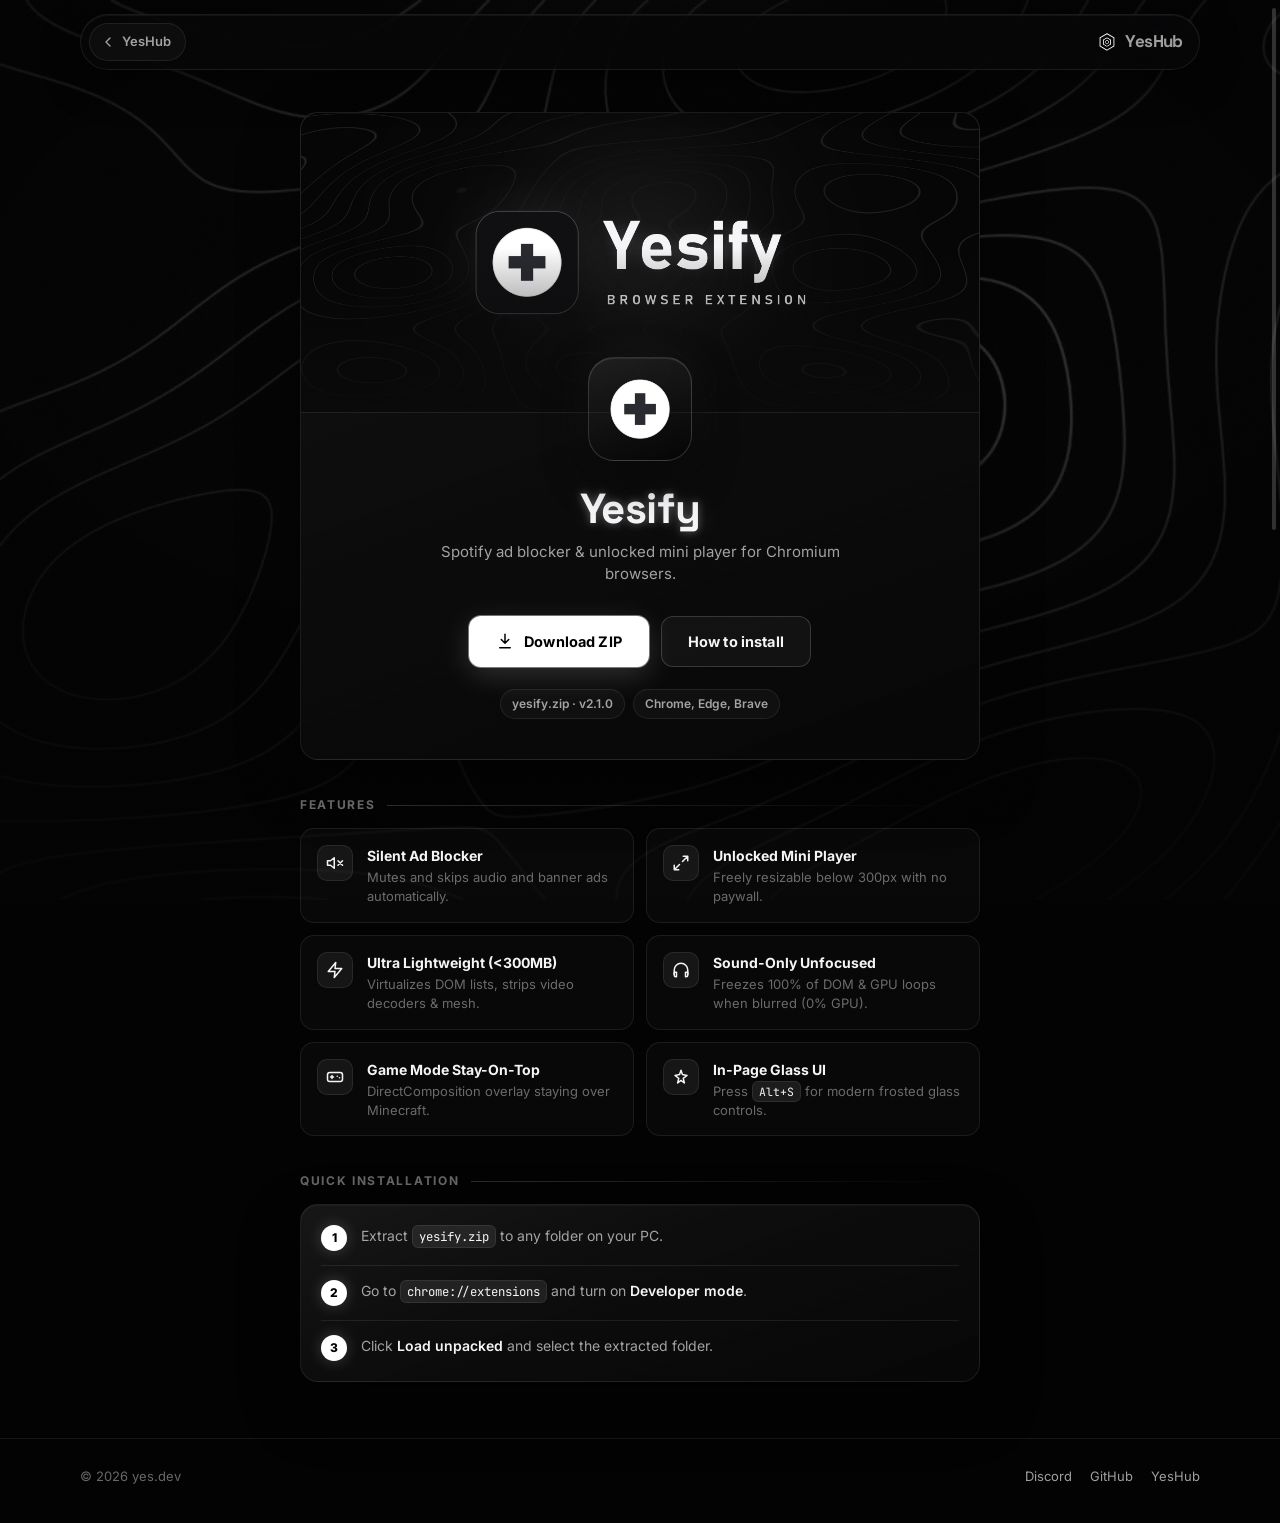
<file: yesify/index.html>
<!DOCTYPE html>
<html lang="en">
<head>
    <meta charset="UTF-8">
    <meta name="viewport" content="width=device-width, initial-scale=1.0">
    <meta name="theme-color" content="#030303">

    <title>Yesify - Spotify Ad Blocker &amp; Mini Player</title>

    <link rel="icon" type="image/png" href="/assets/Yesify.png">
    <link rel="shortcut icon" type="image/png" href="/assets/Yesify.png">

    <!-- Discord / OG embed -->
    <meta property="og:type"        content="website">
    <meta property="og:url"         content="https://yesd3v.github.io/yesify">
    <meta property="og:title"       content="Yesify - Spotify Ad Blocker &amp; Mini Player">
    <meta property="og:description" content="Download Yesify extension by yes.dev&#10;Spotify Ad Blocker, Unlocked Resizable Mini Player &amp; In-Page Glass UI">
    <meta property="og:image"       content="https://yesd3v.github.io/assets/Yesify-Ext-Banner.png">
    <meta property="og:image:width"  content="1280">
    <meta property="og:image:height" content="640">

    <!-- Twitter card -->
    <meta name="twitter:card"        content="summary_large_image">
    <meta name="twitter:title"       content="Yesify - Spotify Ad Blocker &amp; Mini Player">
    <meta name="twitter:description" content="Download Yesify extension by yes.dev. Spotify Ad Blocker &amp; Unlocked Mini Player">
    <meta name="twitter:image"       content="https://yesd3v.github.io/assets/Yesify-Ext-Banner.png">

    <!-- Plain meta description -->
    <meta name="description" content="Download Yesify extension by yes.dev. Spotify Ad Blocker, Unlocked Mini Player, and In-Page Glass Interface.">

    <link rel="preconnect" href="https://fonts.googleapis.com">
    <link rel="preconnect" href="https://fonts.gstatic.com" crossorigin>
    <link rel="stylesheet" href="https://fonts.googleapis.com/css2?family=Inter:wght@400;500;600;700;800&family=Space+Grotesk:wght@500;700&family=JetBrains+Mono:wght@500&display=swap">
    <link rel="stylesheet" href="/assets/site.css">

    <style>
        .logo-wrap img { border-radius: 50%; }
    </style>
</head>

<body>

    <div class="bg" aria-hidden="true">
        <video class="bg-video" autoplay muted loop playsinline preload="auto" poster="/assets/topography-poster.jpg">
            <source src="/assets/topography-loop.mp4" type="video/mp4">
        </video>
        <div class="bg-noise"></div>
    </div>

    <div id="custom-scrollbar" aria-hidden="true">
        <div id="custom-scrollbar-thumb"></div>
    </div>

    <header class="topbar">
        <div class="wrap">
            <a class="back" href="/">
                <svg class="icon icon-stroke" viewBox="0 0 24 24"><polyline points="15 18 9 12 15 6"/></svg>
                YesHub
            </a>
            <a class="wordmark" href="/"><img src="/assets/YesHub.png" alt="">YesHub</a>
        </div>
    </header>

    <main class="product">
        <div class="wrap-narrow">

            <!-- Hero -->
            <section class="panel product-hero has-banner reveal" style="--i:0">

                <div class="product-banner"><img src="/assets/Yesify-Ext-Banner.png" alt=""></div>

                <div class="logo-wrap">
                    <img src="./Yesify.png" alt="Yesify">
                </div>

                <h1 class="product-title">Yesify</h1>
                <p class="product-sub">Spotify ad blocker &amp; unlocked mini player for Chromium browsers.</p>

                <div class="product-actions">
                    <a class="btn btn-primary" id="downloadBtn" href="./yesify.zip" download="yesify.zip">
                        <svg class="icon icon-stroke" viewBox="0 0 24 24"><path d="M12 3v12m0 0-5-5m5 5 5-5M5 21h14"/></svg>
                        Download ZIP
                    </a>
                    <a class="btn btn-ghost" href="#install">
                        How to install
                    </a>
                </div>

                <div class="product-meta">
                    <span class="chip dl-chip" id="dlChip" hidden>
                        <svg class="icon icon-stroke" viewBox="0 0 24 24"><path d="M12 3v12m0 0-5-5m5 5 5-5M5 21h14"/></svg>
                        <strong id="dlCount">-</strong> downloads
                    </span>
                    <span class="chip">yesify.zip &middot; v2.1.0</span>
                    <span class="chip">Chrome, Edge, Brave</span>
                </div>

            </section>

            <!-- Features -->
            <section class="section reveal" style="--i:1">
                <h2 class="section-title">Features</h2>
                <div class="features">
                    <div class="feature">
                        <div class="feature-icon"><svg class="icon icon-stroke" viewBox="0 0 24 24"><path d="M11 5 6 9H2v6h4l5 4V5ZM22 9l-6 6M16 9l6 6"/></svg></div>
                        <div>
                            <div class="feature-title">Silent Ad Blocker</div>
                            <div class="feature-desc">Mutes and skips audio and banner ads automatically.</div>
                        </div>
                    </div>
                    <div class="feature">
                        <div class="feature-icon"><svg class="icon icon-stroke" viewBox="0 0 24 24"><path d="M15 3h6v6M9 21H3v-6M21 3l-7 7M3 21l7-7"/></svg></div>
                        <div>
                            <div class="feature-title">Unlocked Mini Player</div>
                            <div class="feature-desc">Freely resizable below 300px with no paywall.</div>
                        </div>
                    </div>
                    <div class="feature">
                        <div class="feature-icon"><svg class="icon icon-stroke" viewBox="0 0 24 24"><path d="M13 2 3 14h9l-1 8 10-12h-9l1-8Z"/></svg></div>
                        <div>
                            <div class="feature-title">Ultra Lightweight (&lt;300MB)</div>
                            <div class="feature-desc">Virtualizes DOM lists, strips video decoders &amp; mesh.</div>
                        </div>
                    </div>
                    <div class="feature">
                        <div class="feature-icon"><svg class="icon icon-stroke" viewBox="0 0 24 24"><path d="M3 18v-6a9 9 0 0 1 18 0v6"/><path d="M21 19a2 2 0 0 1-2 2h-1v-6h3v4ZM3 19a2 2 0 0 0 2 2h1v-6H3v4Z"/></svg></div>
                        <div>
                            <div class="feature-title">Sound-Only Unfocused</div>
                            <div class="feature-desc">Freezes 100% of DOM &amp; GPU loops when blurred (0% GPU).</div>
                        </div>
                    </div>
                    <div class="feature">
                        <div class="feature-icon"><svg class="icon icon-stroke" viewBox="0 0 24 24"><rect x="2" y="6" width="20" height="12" rx="3"/><path d="M6 12h4M8 10v4M15 11h.01M18 13h.01"/></svg></div>
                        <div>
                            <div class="feature-title">Game Mode Stay-On-Top</div>
                            <div class="feature-desc">DirectComposition overlay staying over Minecraft.</div>
                        </div>
                    </div>
                    <div class="feature">
                        <div class="feature-icon"><svg class="icon icon-stroke" viewBox="0 0 24 24"><path d="M12 3l1.9 5.8L20 10l-5 3.9L16.5 20 12 16.6 7.5 20 9 13.9 4 10l6.1-1.2L12 3Z"/></svg></div>
                        <div>
                            <div class="feature-title">In-Page Glass UI</div>
                            <div class="feature-desc">Press <code>Alt+S</code> for modern frosted glass controls.</div>
                        </div>
                    </div>
                </div>
            </section>

            <!-- Install guide -->
            <section class="section reveal" style="--i:2" id="install">
                <h2 class="section-title">Quick installation</h2>
                <ol class="panel steps">
                    <li><span>Extract <code>yesify.zip</code> to any folder on your PC.</span></li>
                    <li><span>Go to <code>chrome://extensions</code> and turn on <b>Developer mode</b>.</span></li>
                    <li><span>Click <b>Load unpacked</b> and select the extracted folder.</span></li>
                </ol>
            </section>

        </div>
    </main>

    <footer class="footer">
        <div class="wrap">
            <span>&copy; <span id="year">2026</span> yes.dev</span>
            <nav class="footer-links">
                <a href="https://discord.gg/P2DFbPX3Qh" target="_blank" rel="noopener noreferrer">Discord</a>
                <a href="https://github.com/yesd3v" target="_blank" rel="noopener noreferrer">GitHub</a>
                <a href="/">YesHub</a>
            </nav>
        </div>
    </footer>

    <script src="/assets/site.js"></script>
    <script>
        loadDownloadCount(
            "https://api.github.com/repos/YesD3v/yesify/releases",
            name => name.includes("yesify")
        );
    </script>

</body>
</html>
</file>
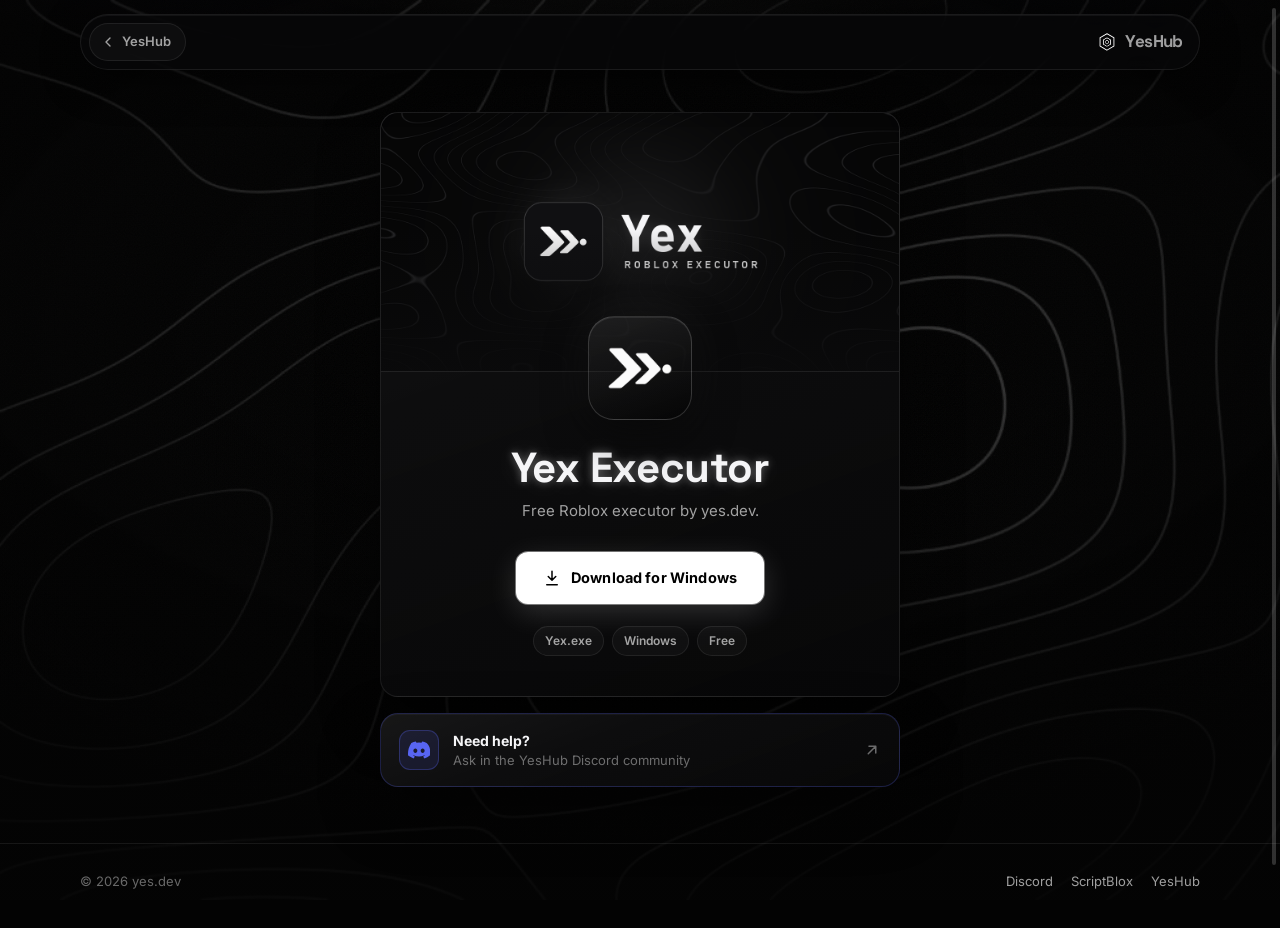
<file: yex/index.html>
<!DOCTYPE html>
<html lang="en">
<head>
    <meta charset="UTF-8">
    <meta name="viewport" content="width=device-width, initial-scale=1.0">
    <meta name="theme-color" content="#030303">

    <title>Yex Executor</title>

    <link rel="icon" type="image/png" href="/assets/Yex.png">
    <link rel="shortcut icon" type="image/png" href="/assets/Yex.png">

    <!-- Discord / OG embed -->
    <meta property="og:type"        content="website">
    <meta property="og:url"         content="https://yesd3v.github.io/yex">
    <meta property="og:title"       content="Yex Executor">
    <meta property="og:description" content="Download Yex Executor&#10;Free Roblox executor by yes.dev">
    <meta property="og:image"       content="https://yesd3v.github.io/assets/Yex-Banner.png">
    <meta property="og:image:width"  content="1280">
    <meta property="og:image:height" content="640">

    <!-- Twitter card (Discord also reads these as fallback) -->
    <meta name="twitter:card"        content="summary_large_image">
    <meta name="twitter:title"       content="Yex Executor">
    <meta name="twitter:description" content="Download Yex Executor&#10;Free Roblox executor by yes.dev">
    <meta name="twitter:image"       content="https://yesd3v.github.io/assets/Yex-Banner.png">

    <!-- Plain meta description -->
    <meta name="description" content="Download Yex Executor. Free Roblox executor by yes.dev">

    <link rel="preconnect" href="https://fonts.googleapis.com">
    <link rel="preconnect" href="https://fonts.gstatic.com" crossorigin>
    <link rel="stylesheet" href="https://fonts.googleapis.com/css2?family=Inter:wght@400;500;600;700;800&family=Space+Grotesk:wght@500;700&family=JetBrains+Mono:wght@500&display=swap">
    <link rel="stylesheet" href="/assets/site.css">

    <style>
        .product {
            display: flex;
            align-items: center;
        }

        .product .wrap-narrow {
            width: min(520px, calc(100% - 32px));
        }

        .help {
            margin-top: 16px;
            display: flex;
            align-items: center;
            gap: 14px;
            padding: 16px 18px;
            color: var(--text);
            text-decoration: none;
            border-color: rgba(88,101,242,.25);
            transition: border-color .3s ease, transform .3s var(--ease);
        }

        .help:hover {
            border-color: rgba(88,101,242,.6);
            transform: translateY(-2px);
        }

        .help-icon {
            width: 40px;
            height: 40px;
            flex-shrink: 0;
            display: grid;
            place-items: center;
            border-radius: 11px;
            background: rgba(88,101,242,.12);
            border: 1px solid rgba(88,101,242,.3);
            color: var(--discord);
            font-size: 22px;
        }

        .help-title {
            font-size: 14px;
            font-weight: 700;
        }

        .help-sub {
            font-size: 13px;
            color: var(--text-3);
        }

        .help .arrow {
            margin-left: auto;
            font-size: 18px;
            color: var(--text-3);
        }
    </style>
</head>

<body>

    <div class="bg" aria-hidden="true">
        <video class="bg-video" autoplay muted loop playsinline preload="auto" poster="/assets/topography-poster.jpg">
            <source src="/assets/topography-loop.mp4" type="video/mp4">
        </video>
        <div class="bg-noise"></div>
    </div>

    <div id="custom-scrollbar" aria-hidden="true">
        <div id="custom-scrollbar-thumb"></div>
    </div>

    <header class="topbar">
        <div class="wrap">
            <a class="back" href="/">
                <svg class="icon icon-stroke" viewBox="0 0 24 24"><polyline points="15 18 9 12 15 6"/></svg>
                YesHub
            </a>
            <a class="wordmark" href="/"><img src="/assets/YesHub.png" alt="">YesHub</a>
        </div>
    </header>

    <main class="product">
        <div class="wrap-narrow">

            <!-- Hero -->
            <section class="panel product-hero has-banner reveal" style="--i:0">

                <div class="product-banner"><img src="/assets/Yex-Banner.png" alt=""></div>

                <div class="logo-wrap">
                    <img src="/assets/Yex.png" alt="Yex Executor">
                </div>

                <h1 class="product-title">Yex Executor</h1>
                <p class="product-sub">Free Roblox executor by yes.dev.</p>

                <div class="product-actions">
                    <a class="btn btn-primary" href="https://github.com/YesD3v/yesd3v.github.io/releases/download/release/Yex.exe" download="Yex.exe">
                        <svg class="icon icon-stroke" viewBox="0 0 24 24"><path d="M12 3v12m0 0-5-5m5 5 5-5M5 21h14"/></svg>
                        Download for Windows
                    </a>
                </div>

                <div class="product-meta">
                    <span class="chip dl-chip" id="dlChip" hidden>
                        <svg class="icon icon-stroke" viewBox="0 0 24 24"><path d="M12 3v12m0 0-5-5m5 5 5-5M5 21h14"/></svg>
                        <strong id="dlCount">-</strong> downloads
                    </span>
                    <span class="chip">Yex.exe</span>
                    <span class="chip">Windows</span>
                    <span class="chip">Free</span>
                </div>

            </section>

            <!-- Support -->
            <a class="panel help reveal" style="--i:1" href="https://discord.gg/P2DFbPX3Qh" target="_blank" rel="noopener noreferrer">
                <div class="help-icon">
                    <svg class="icon icon-fill" viewBox="0 0 24 24"><path d="M20.317 4.37a19.791 19.791 0 0 0-4.885-1.515.074.074 0 0 0-.079.037c-.211.375-.444.864-.608 1.25a18.27 18.27 0 0 0-5.487 0 12.64 12.64 0 0 0-.617-1.25.077.077 0 0 0-.079-.037A19.736 19.736 0 0 0 3.677 4.37a.07.07 0 0 0-.032.027C.533 9.046-.32 13.58.099 18.057a.082.082 0 0 0 .031.057 19.95 19.95 0 0 0 5.993 3.03.078.078 0 0 0 .084-.027c.461-.63.873-1.295 1.226-1.994a.076.076 0 0 0-.041-.106 13.17 13.17 0 0 1-1.872-.892.077.077 0 0 1-.008-.128c.126-.094.252-.192.372-.291a.074.074 0 0 1 .077-.01c3.928 1.794 8.18 1.794 12.061 0a.074.074 0 0 1 .078.009c.12.099.246.198.373.292a.077.077 0 0 1-.006.127c-.598.345-1.22.64-1.873.893a.077.077 0 0 0-.04.107c.36.698.771 1.362 1.225 1.993a.076.076 0 0 0 .084.028 19.91 19.91 0 0 0 6.002-3.03.077.077 0 0 0 .032-.054c.5-5.177.838-9.674-3.549-13.66a.061.061 0 0 0-.032-.029ZM8.02 15.33c-1.183 0-2.157-1.086-2.157-2.419 0-1.333.956-2.42 2.157-2.42 1.21 0 2.166 1.097 2.157 2.42 0 1.333-.956 2.419-2.157 2.419Zm7.974 0c-1.183 0-2.157-1.086-2.157-2.419 0-1.333.956-2.42 2.157-2.42 1.21 0 2.166 1.097 2.157 2.42 0 1.333-.956 2.419-2.157 2.419Z"/></svg>
                </div>
                <div>
                    <div class="help-title">Need help?</div>
                    <div class="help-sub">Ask in the YesHub Discord community</div>
                </div>
                <svg class="icon arrow" viewBox="0 0 24 24"><path d="M7 17 17 7M8 7h9v9" fill="none" stroke="currentColor" stroke-width="2" stroke-linecap="round" stroke-linejoin="round"/></svg>
            </a>

        </div>
    </main>

    <footer class="footer">
        <div class="wrap">
            <span>&copy; <span id="year">2026</span> yes.dev</span>
            <nav class="footer-links">
                <a href="https://discord.gg/P2DFbPX3Qh" target="_blank" rel="noopener noreferrer">Discord</a>
                <a href="https://scriptblox.com/u/YesDev" target="_blank" rel="noopener noreferrer">ScriptBlox</a>
                <a href="/">YesHub</a>
            </nav>
        </div>
    </footer>

    <script src="/assets/site.js"></script>
    <script>
        loadDownloadCount(
            "https://api.github.com/repos/YesD3v/yesd3v.github.io/releases/tags/release",
            name => name === "Yex.exe"
        );
    </script>

</body>
</html>
</file>
<file: assets/site.css>
/* ── Shared styles for yesd3v.github.io ──────────────────────────── */

*,
*::before,
*::after {
    margin: 0;
    padding: 0;
    box-sizing: border-box;
}

:root {
    --bg: #030303;
    --panel: #0a0a0b;
    --panel-2: #0f0f11;
    --border: rgba(255, 255, 255, .08);
    --border-strong: rgba(255, 255, 255, .16);
    --text: #f5f5f7;
    --text-2: rgba(255, 255, 255, .62);
    --text-3: rgba(255, 255, 255, .40);
    --accent: #fff;
    --glow: rgba(255, 255, 255, .55);

    --discord: #5865F2;
    --scriptblox: #8b5cf6;

    --radius: 18px;
    --radius-sm: 12px;
    --ease: cubic-bezier(.2, .7, .2, 1);

    --font: "Inter", -apple-system, BlinkMacSystemFont, "Segoe UI", Roboto, sans-serif;
    --font-display: "Space Grotesk", "Inter", sans-serif;
    --font-mono: "JetBrains Mono", ui-monospace, SFMono-Regular, Consolas, monospace;

    color-scheme: dark;
}

html {
    width: 100%;
    scroll-behavior: smooth;
    overflow-y: scroll;
    scrollbar-width: none;
    -webkit-text-size-adjust: 100%;
}

html::-webkit-scrollbar {
    display: none;
}

body {
    width: 100%;
    min-height: 100vh;
    min-height: 100dvh;
    display: flex;
    flex-direction: column;
    background: var(--bg);
    color: var(--text);
    font-family: var(--font);
    font-size: 15px;
    line-height: 1.5;
    -webkit-font-smoothing: antialiased;
    -moz-osx-font-smoothing: grayscale;
    overflow-x: hidden;
}

::selection {
    background: rgba(255, 255, 255, .9);
    color: #000;
}

a {
    color: inherit;
}

img {
    display: block;
    max-width: 100%;
}

:focus-visible {
    outline: 2px solid rgba(255, 255, 255, .85);
    outline-offset: 3px;
    border-radius: 6px;
}

/* ── Background ─────────────────────────────────────────────────── */

.bg {
    position: fixed;
    inset: 0;
    z-index: -1;
    pointer-events: none;
    overflow: hidden;
}

.bg-video {
    position: absolute;
    inset: 0;
    width: 100%;
    height: 100%;
    object-fit: cover;
    opacity: .3;
}

/* Vignette keeps the contour lines away from text-heavy areas */
.bg::after {
    content: "";
    position: absolute;
    inset: 0;
    z-index: 2;
    background:
        radial-gradient(ellipse 75% 65% at 50% 40%, transparent 20%, rgba(3, 3, 3, .8) 100%),
        linear-gradient(to bottom, rgba(3, 3, 3, 0) 40%, rgba(3, 3, 3, .55));
}

.bg::before {
    content: "";
    position: absolute;
    z-index: 1;
    inset: -20% -10% auto;
    height: 80%;
    background:
        radial-gradient(ellipse 50% 45% at 50% 0%, rgba(255, 255, 255, .10), transparent 70%),
        radial-gradient(ellipse 30% 30% at 20% 10%, rgba(139, 92, 246, .07), transparent 70%),
        radial-gradient(ellipse 30% 30% at 80% 10%, rgba(88, 101, 242, .06), transparent 70%);
    animation: drift 18s var(--ease) infinite alternate;
}

.bg-noise {
    position: absolute;
    inset: 0;
    z-index: 3;
    opacity: .05;
    mix-blend-mode: overlay;
    background-image: url("data:image/svg+xml,%3Csvg xmlns='http://www.w3.org/2000/svg' width='160' height='160'%3E%3Cfilter id='n'%3E%3CfeTurbulence type='fractalNoise' baseFrequency='.9' numOctaves='2' stitchTiles='stitch'/%3E%3C/filter%3E%3Crect width='100%25' height='100%25' filter='url(%23n)'/%3E%3C/svg%3E");
}

@keyframes drift {
    from { transform: translate3d(-2%, 0, 0) scale(1); }
    to   { transform: translate3d(2%, 2%, 0) scale(1.06); }
}

/* ── Custom scrollbar ───────────────────────────────────────────── */

#custom-scrollbar {
    position: fixed;
    right: 4px;
    top: 8px;
    width: 4px;
    height: calc(100% - 16px);
    z-index: 9999;
    pointer-events: none;
}

#custom-scrollbar-thumb {
    position: absolute;
    left: 0;
    right: 0;
    min-height: 28px;
    border-radius: 999px;
    background: rgba(255, 255, 255, .18);
    opacity: 0;
    transition: opacity .3s ease;
}

#custom-scrollbar.scrolling #custom-scrollbar-thumb {
    opacity: 1;
}

/* ── Layout ─────────────────────────────────────────────────────── */

.wrap {
    width: min(1120px, calc(100% - 48px));
    margin-inline: auto;
}

.wrap-narrow {
    width: min(680px, calc(100% - 32px));
    margin-inline: auto;
}

/* ── Top bar ────────────────────────────────────────────────────── */

.topbar {
    position: sticky;
    top: 0;
    z-index: 50;
    padding: 14px 0;
}

.topbar .wrap {
    display: flex;
    align-items: center;
    justify-content: space-between;
    gap: 16px;
    padding: 8px 8px 8px 16px;
    border: 1px solid var(--border);
    border-radius: 999px;
    background: rgba(8, 8, 9, .72);
    backdrop-filter: blur(14px) saturate(1.2);
    -webkit-backdrop-filter: blur(14px) saturate(1.2);
    box-shadow: inset 0 1px rgba(255, 255, 255, .05), 0 12px 40px rgba(0, 0, 0, .45);
}

.topbar .wrap:has(> .back:first-child) {
    padding-left: 8px;
    padding-right: 16px;
}

.nav-links {
    display: flex;
    align-items: center;
    gap: 4px;
}

.nav-links a {
    padding: 8px 14px;
    font-size: 13.5px;
    font-weight: 600;
    color: var(--text-2);
    text-decoration: none;
    border-radius: 999px;
    transition: color .2s ease, background .2s ease;
}

.nav-links a:hover {
    color: var(--text);
    background: rgba(255, 255, 255, .06);
}

.nav-links .nav-cta {
    display: inline-flex;
    align-items: center;
    gap: 7px;
    margin-left: 6px;
    color: #fff;
    background: var(--discord);
    box-shadow: 0 4px 18px rgba(88, 101, 242, .35);
}

.nav-links .nav-cta:hover {
    color: #fff;
    background: #4752e0;
}

.nav-links .nav-cta .icon {
    font-size: 16px;
}

.back {
    display: inline-flex;
    align-items: center;
    gap: 6px;
    padding: 8px 14px 8px 10px;
    color: var(--text-2);
    text-decoration: none;
    font-size: 13px;
    font-weight: 600;
    border: 1px solid var(--border);
    border-radius: 999px;
    background: rgba(255, 255, 255, .03);
    transition: color .2s ease, border-color .2s ease, background .2s ease;
}

.back:hover {
    color: var(--text);
    border-color: var(--border-strong);
    background: rgba(255, 255, 255, .06);
}

.back svg {
    width: 16px;
    height: 16px;
    transition: transform .2s var(--ease);
}

.back:hover svg {
    transform: translateX(-2px);
}

.wordmark {
    display: inline-flex;
    align-items: center;
    gap: 8px;
    font-family: var(--font-display);
    font-weight: 700;
    font-size: 17px;
    letter-spacing: -.03em;
    color: var(--text-2);
    text-decoration: none;
    transition: color .2s ease, text-shadow .2s ease;
}

.wordmark img {
    width: 20px;
    height: 20px;
}

.wordmark:hover {
    color: var(--text);
    text-shadow: 0 0 12px var(--glow);
}

/* ── Icons ──────────────────────────────────────────────────────── */

.icon {
    width: 1em;
    height: 1em;
    flex-shrink: 0;
}

.icon-stroke {
    fill: none;
    stroke: currentColor;
    stroke-width: 2;
    stroke-linecap: round;
    stroke-linejoin: round;
}

.icon-fill {
    fill: currentColor;
}

/* ── Panels ─────────────────────────────────────────────────────── */

.panel {
    position: relative;
    background:
        linear-gradient(160deg, rgba(255, 255, 255, .05), rgba(255, 255, 255, .01) 40%, rgba(0, 0, 0, .3)),
        var(--panel);
    border: 1px solid var(--border);
    border-radius: var(--radius);
    box-shadow:
        inset 0 1px rgba(255, 255, 255, .04),
        0 24px 60px rgba(0, 0, 0, .45);
}

/* ── Buttons ────────────────────────────────────────────────────── */

.btn {
    display: inline-flex;
    align-items: center;
    justify-content: center;
    gap: 10px;
    padding: 14px 26px;
    font: inherit;
    font-size: 14.5px;
    font-weight: 700;
    letter-spacing: .01em;
    text-decoration: none;
    border-radius: var(--radius-sm);
    border: 1px solid transparent;
    white-space: nowrap;
    cursor: pointer;
    transition:
        background .2s ease,
        border-color .2s ease,
        box-shadow .25s ease,
        transform .2s var(--ease);
}

.btn .icon {
    font-size: 18px;
}

.btn:hover {
    transform: translateY(-2px);
}

.btn:active {
    transform: translateY(0);
}

.btn-primary {
    color: #000;
    background: #fff;
    box-shadow:
        0 0 0 1px rgba(255, 255, 255, .4),
        0 8px 30px rgba(255, 255, 255, .16);
}

.btn-primary:hover {
    background: #ececec;
    box-shadow:
        0 0 0 1px rgba(255, 255, 255, .5),
        0 10px 44px rgba(255, 255, 255, .26);
}

.btn-ghost {
    color: var(--text);
    background: rgba(255, 255, 255, .04);
    border-color: var(--border-strong);
}

.btn-ghost:hover {
    background: rgba(255, 255, 255, .08);
    border-color: rgba(255, 255, 255, .3);
}

/* ── Chips ──────────────────────────────────────────────────────── */

.chip {
    display: inline-flex;
    align-items: center;
    gap: 6px;
    padding: 5px 11px;
    font-size: 12px;
    font-weight: 600;
    color: var(--text-2);
    border: 1px solid var(--border);
    border-radius: 999px;
    background: rgba(255, 255, 255, .03);
    white-space: nowrap;
}

.chip .icon {
    font-size: 13px;
    color: var(--text-3);
}

.chip a {
    color: var(--text);
    text-decoration: none;
}

.chip a:hover {
    text-decoration: underline;
    text-underline-offset: 3px;
}

/* ── Product page ───────────────────────────────────────────────── */

.product {
    flex: 1;
    padding: 28px 0 56px;
}

.product-hero {
    display: flex;
    flex-direction: column;
    align-items: center;
    text-align: center;
    padding: 48px 40px 40px;
    overflow: hidden;
}

.product-hero::before {
    content: "";
    position: absolute;
    top: -120px;
    left: 50%;
    width: 360px;
    height: 240px;
    transform: translateX(-50%);
    background: radial-gradient(closest-side, rgba(255, 255, 255, .14), transparent);
    pointer-events: none;
}

/* Banner header: art across the top of the hero, logo overlapping it */

.product-hero.has-banner {
    padding-top: 0;
}

.product-hero.has-banner::before {
    display: none;
}

.product-banner {
    position: relative;
    align-self: stretch;
    margin: 0 -40px;
    aspect-ratio: 2 / 1;
    max-height: 300px;
    overflow: hidden;
    border-bottom: 1px solid var(--border);
}

.product-banner img {
    width: 100%;
    height: 100%;
    object-fit: cover;
}

.product-banner::after {
    content: "";
    position: absolute;
    inset: 0;
    background: linear-gradient(to top, rgba(10, 10, 11, .9), transparent 55%);
}

.has-banner .logo-wrap {
    margin-top: -56px;
    z-index: 1;
    animation: none;
}

.logo-wrap.fill {
    overflow: hidden;
}

.logo-wrap.fill img {
    width: 100%;
    height: 100%;
    object-fit: cover;
}

.logo-wrap {
    position: relative;
    width: 104px;
    height: 104px;
    display: grid;
    place-items: center;
    border-radius: 26px;
    background: linear-gradient(160deg, rgba(255, 255, 255, .08), rgba(0, 0, 0, .5));
    border: 1px solid var(--border-strong);
    box-shadow:
        inset 0 1px rgba(255, 255, 255, .08),
        0 16px 40px rgba(0, 0, 0, .6),
        0 0 50px rgba(255, 255, 255, .06);
    animation: float 6s ease-in-out infinite;
}

.logo-wrap img {
    width: 66px;
    height: 66px;
    object-fit: contain;
}

@keyframes float {
    0%, 100% { transform: translateY(0); }
    50%      { transform: translateY(-5px); }
}

.product-title {
    margin-top: 26px;
    font-family: var(--font-display);
    font-size: clamp(30px, 6vw, 42px);
    font-weight: 700;
    letter-spacing: -.01em;
    line-height: 1.05;
    text-shadow:
        0 0 8px rgba(255, 255, 255, .35),
        0 0 28px rgba(255, 255, 255, .14);
}

.product-sub {
    margin-top: 10px;
    max-width: 440px;
    font-size: 15px;
    color: var(--text-2);
}

.product-actions {
    margin-top: 30px;
    display: flex;
    flex-wrap: wrap;
    justify-content: center;
    gap: 12px;
}

.product-meta {
    margin-top: 22px;
    display: flex;
    flex-wrap: wrap;
    justify-content: center;
    gap: 8px;
}

.dl-chip[hidden] {
    display: none;
}

.dl-chip strong {
    color: var(--text);
    font-weight: 700;
    font-variant-numeric: tabular-nums;
}

/* ── Sections ───────────────────────────────────────────────────── */

.section {
    margin-top: 36px;
}

.section-title {
    display: flex;
    align-items: center;
    gap: 12px;
    margin-bottom: 14px;
    font-size: 12px;
    font-weight: 700;
    letter-spacing: .14em;
    text-transform: uppercase;
    color: var(--text-3);
}

.section-title::after {
    content: "";
    flex: 1;
    height: 1px;
    background: linear-gradient(90deg, var(--border-strong), transparent);
}

/* ── Features ───────────────────────────────────────────────────── */

.features {
    display: grid;
    grid-template-columns: repeat(2, minmax(0, 1fr));
    gap: 12px;
}

.feature {
    display: flex;
    gap: 14px;
    padding: 16px;
    border-radius: 14px;
    background: rgba(255, 255, 255, .025);
    border: 1px solid var(--border);
    transition: border-color .2s ease, background .2s ease;
}

.feature:hover {
    border-color: var(--border-strong);
    background: rgba(255, 255, 255, .045);
}

.feature-icon {
    width: 36px;
    height: 36px;
    flex-shrink: 0;
    display: grid;
    place-items: center;
    border-radius: 10px;
    background: rgba(255, 255, 255, .06);
    border: 1px solid var(--border);
    color: var(--text);
    font-size: 18px;
}

.feature-title {
    font-size: 14px;
    font-weight: 700;
    color: var(--text);
}

.feature-desc {
    margin-top: 2px;
    font-size: 13px;
    line-height: 1.45;
    color: var(--text-3);
}

/* ── Steps ──────────────────────────────────────────────────────── */

.steps {
    list-style: none;
    padding: 6px 20px;
    counter-reset: step;
}

.steps li {
    position: relative;
    display: flex;
    gap: 14px;
    padding: 14px 0;
    font-size: 14px;
    color: var(--text-2);
    counter-increment: step;
}

.steps li + li {
    border-top: 1px solid var(--border);
}

.steps li::before {
    content: counter(step);
    width: 26px;
    height: 26px;
    flex-shrink: 0;
    display: grid;
    place-items: center;
    border-radius: 50%;
    background: #fff;
    color: #000;
    font-size: 12px;
    font-weight: 800;
    box-shadow: 0 0 16px rgba(255, 255, 255, .2);
}

.steps b {
    color: var(--text);
    font-weight: 600;
}

code {
    font-family: var(--font-mono);
    font-size: .88em;
    padding: 2px 6px;
    border-radius: 6px;
    background: rgba(255, 255, 255, .08);
    border: 1px solid var(--border);
    color: var(--text);
    white-space: nowrap;
}

/* ── Footer ─────────────────────────────────────────────────────── */

.footer {
    padding: 28px 0 36px;
    border-top: 1px solid var(--border);
    font-size: 13px;
    color: var(--text-3);
}

.footer .wrap {
    display: flex;
    flex-wrap: wrap;
    align-items: center;
    justify-content: space-between;
    gap: 14px;
}

.footer-brand {
    display: inline-flex;
    align-items: center;
    gap: 10px;
}

.footer-brand img {
    width: 18px;
    height: 18px;
    opacity: .7;
}

.footer-links {
    display: flex;
    gap: 18px;
}

.footer-links a {
    color: var(--text-2);
    text-decoration: none;
    transition: color .2s ease;
}

.footer-links a:hover {
    color: var(--text);
}

/* ── Reveal on load ─────────────────────────────────────────────── */

/* Uses `translate` (not `transform`) so hover transforms still apply. */
.reveal {
    opacity: 0;
    translate: 0 12px;
    animation: reveal .7s var(--ease) forwards;
    animation-delay: calc(var(--i, 0) * 70ms);
}

@keyframes reveal {
    to {
        opacity: 1;
        translate: none;
    }
}

/* ── Mobile ─────────────────────────────────────────────────────── */

@media (max-width: 800px) {
    #custom-scrollbar { display: none; }
}

@media (max-width: 600px) {
    .wrap { width: calc(100% - 32px); }

    .product { padding-top: 12px; }

    .product-hero { padding: 40px 20px 32px; }

    .product-hero.has-banner { padding-top: 0; }

    .product-banner { margin: 0 -20px; }

    .has-banner .logo-wrap { margin-top: -46px; }

    .topbar .wrap { padding-left: 14px; }

    .nav-links a:not(.nav-cta) { display: none; }

    .logo-wrap {
        width: 88px;
        height: 88px;
        border-radius: 22px;
    }

    .logo-wrap img {
        width: 54px;
        height: 54px;
    }

    .product-actions { width: 100%; }

    .product-actions .btn { width: 100%; }

    .features { grid-template-columns: 1fr; }

    .steps { padding: 4px 16px; }

    code { white-space: normal; word-break: break-all; }

    .footer .wrap {
        flex-direction: column;
        text-align: center;
    }
}

@media (prefers-reduced-motion: reduce) {
    *,
    *::before,
    *::after {
        animation-duration: .01ms !important;
        animation-iteration-count: 1 !important;
        transition-duration: .01ms !important;
    }

    html { scroll-behavior: auto; }
}
</file>
